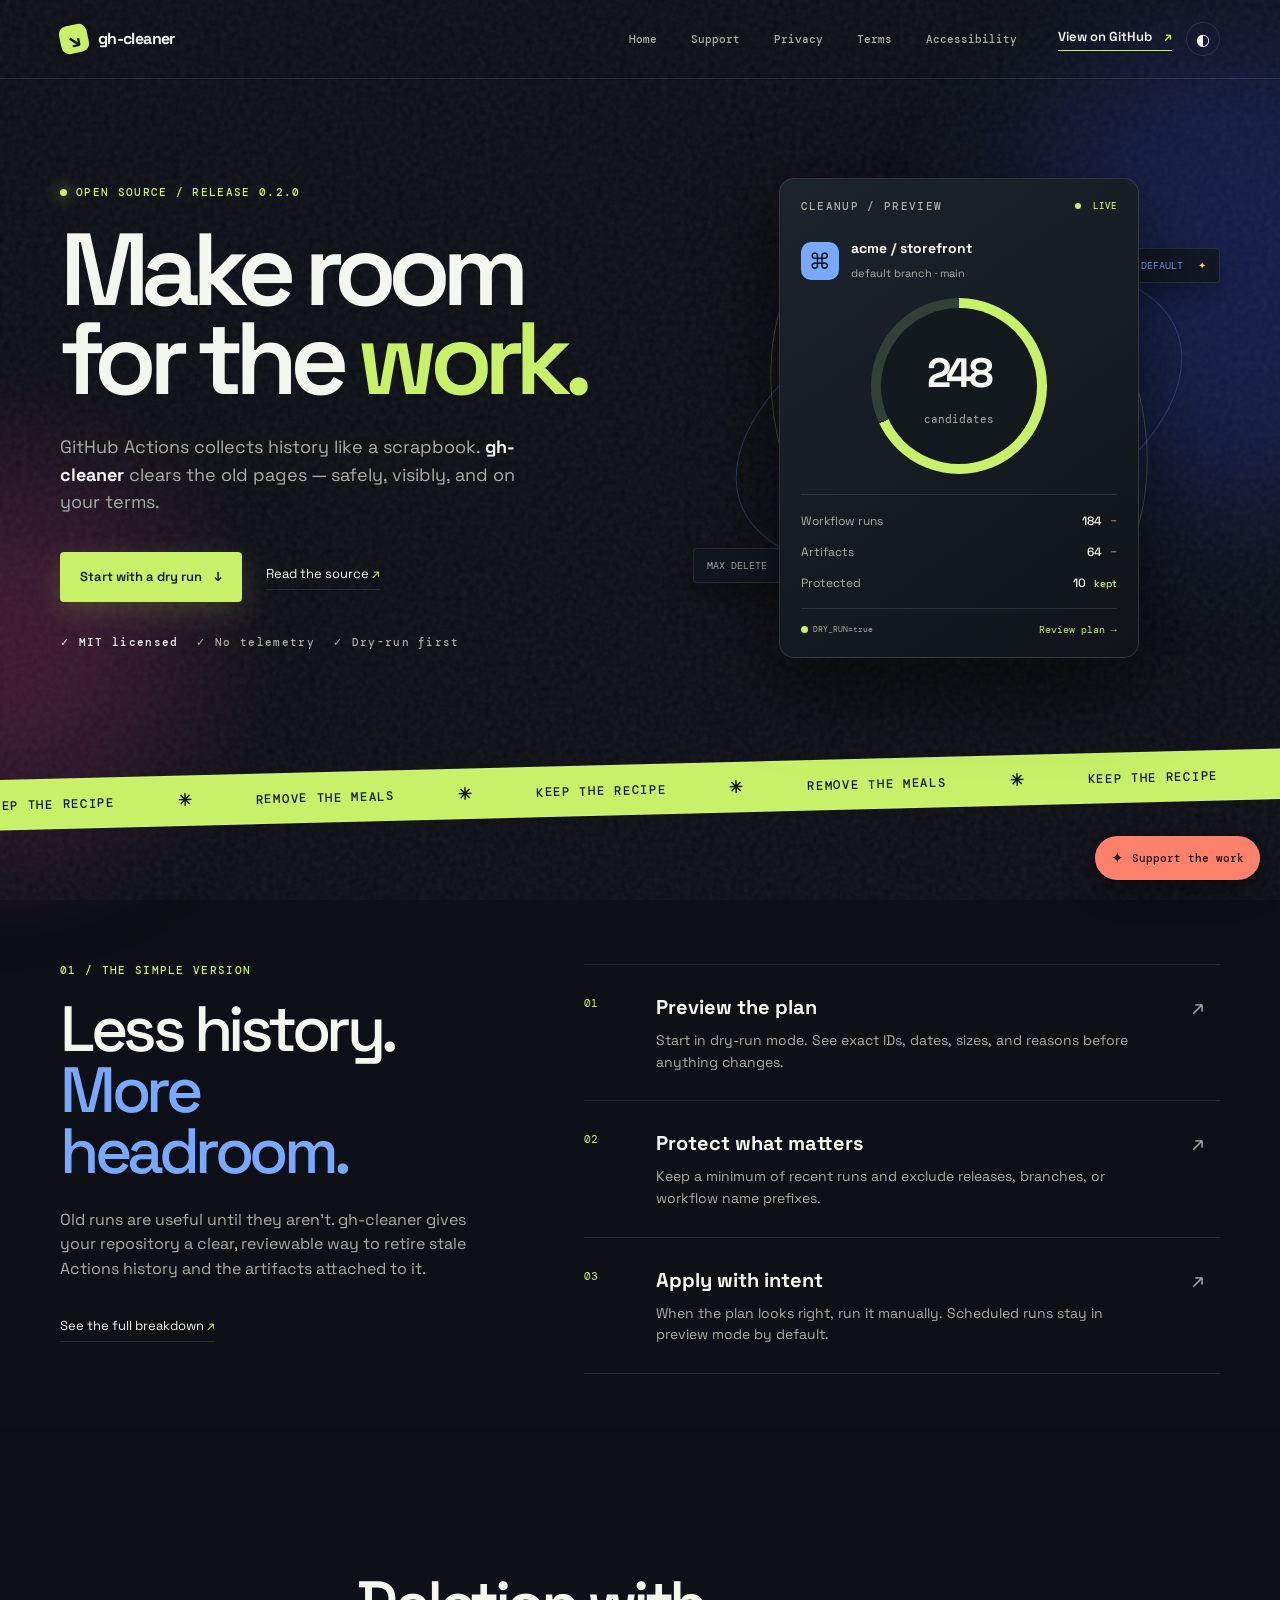
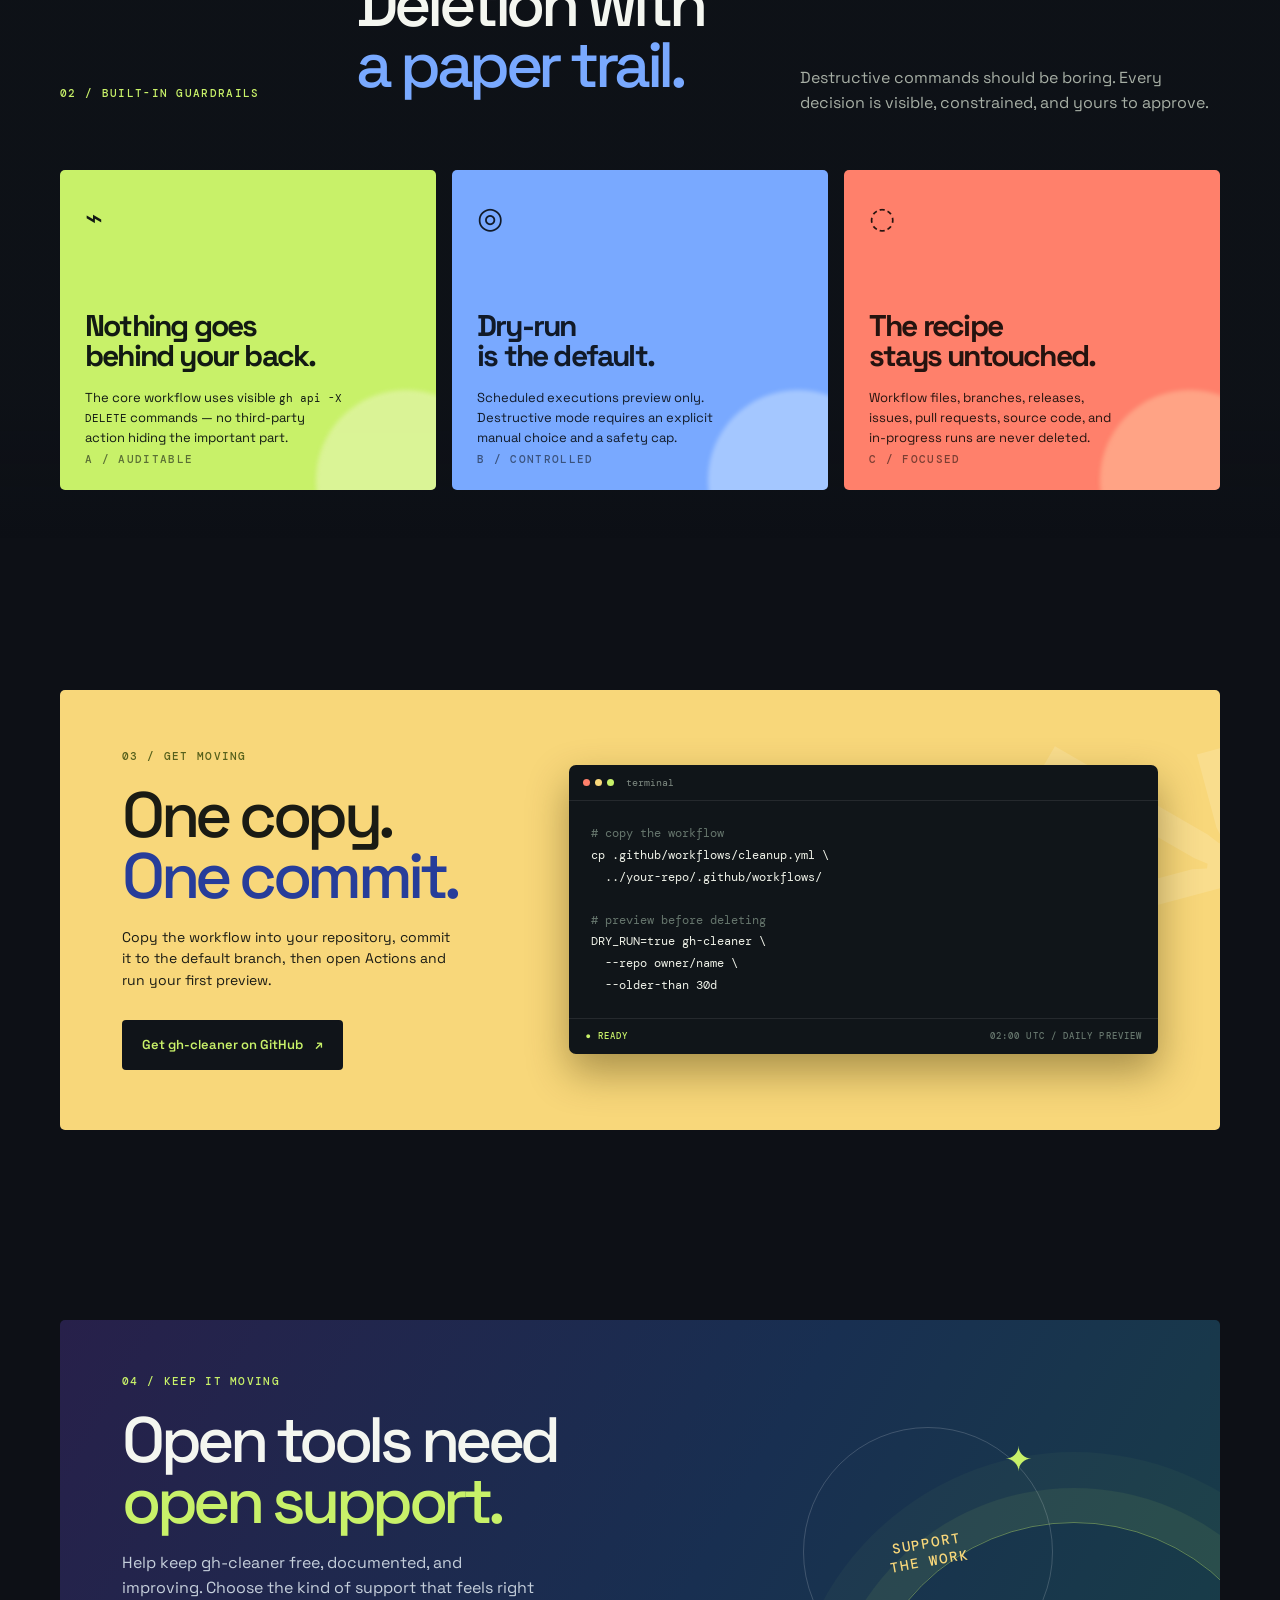
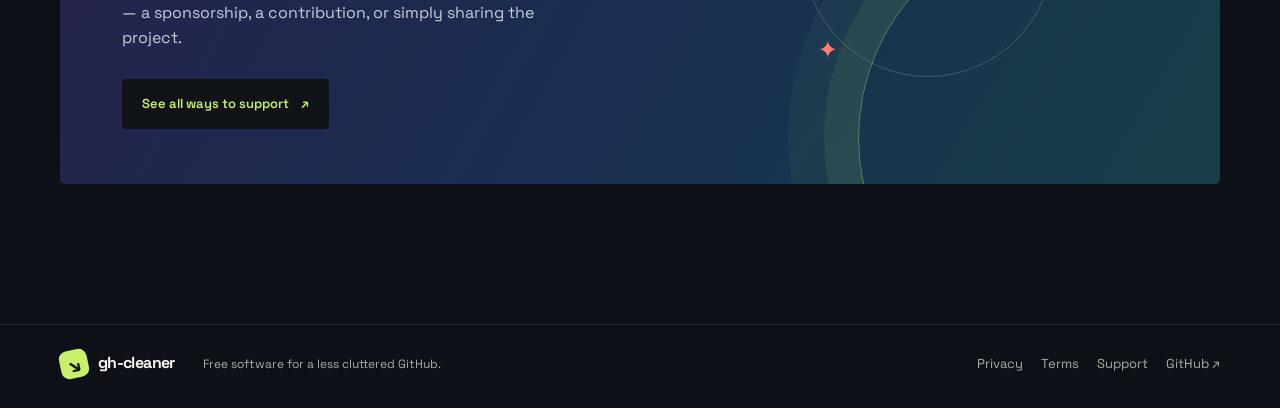
<file: index.html>
<!doctype html>
<html lang="en" data-theme="dark">
<head>
  <meta charset="utf-8">
  <meta name="viewport" content="width=device-width, initial-scale=1">
  <meta name="theme-color" content="#0d1016">
  <meta name="description" content="gh-cleaner safely removes stale GitHub Actions runs and artifacts without touching your workflow files.">
  <title>gh-cleaner · Make room for the work</title>
  <style id="embedded-design-system">
:root{--ink:#f4f6f0;--muted:#a7afa5;--deep:#0d1016;--panel:#151a20;--panel-2:#1b2229;--line:#ffffff1a;--lime:#c8f169;--blue:#79a9ff;--coral:#ff806b;--yellow:#f8d77a;--mono:'DM Mono',monospace;--sans:'Space Grotesk',system-ui,sans-serif;--ease:cubic-bezier(.2,.8,.2,1)}
[data-theme=light]{--ink:#101714;--muted:#58655d;--deep:#f2f4ed;--panel:#ffffffcc;--panel-2:#e7ece3;--line:#1017141f}
*{box-sizing:border-box}html{scroll-behavior:smooth}body{margin:0;background:var(--deep);color:var(--ink);font:16px/1.55 var(--sans);overflow-x:hidden}body:before{content:'';position:fixed;inset:0;pointer-events:none;opacity:.12;z-index:-1;background-image:url("data:image/svg+xml,%3Csvg viewBox='0 0 180 180' xmlns='http://www.w3.org/2000/svg'%3E%3Cfilter id='n'%3E%3CfeTurbulence type='fractalNoise' baseFrequency='.85' numOctaves='3' stitchTiles='stitch'/%3E%3C/filter%3E%3Crect width='100%25' height='100%25' filter='url(%23n)' opacity='.5'/%3E%3C/svg%3E")}a{color:inherit}.container{width:min(1160px,calc(100% - 56px));margin:auto}.scroll-progress{position:fixed;inset:0 0 auto;height:4px;background:var(--lime);transform:scaleX(0);transform-origin:left;z-index:20}.ambient{position:fixed;z-index:-1;border-radius:50%;filter:blur(80px);opacity:.24;pointer-events:none}.ambient-one{width:480px;height:480px;background:#354ee8;top:4%;right:-200px;animation:float 15s ease-in-out infinite}.ambient-two{width:360px;height:360px;background:#e43c91;bottom:8%;left:-180px;animation:float 19s ease-in-out infinite reverse}.site-header{padding:22px 0;border-bottom:1px solid var(--line);position:relative;z-index:3}.nav-shell{display:flex;align-items:center;justify-content:space-between;gap:28px}.brand{align-items:center;display:inline-flex;gap:10px;font-weight:700;letter-spacing:-.04em;text-decoration:none}.brand-mark{display:grid;place-items:center;width:28px;height:28px;border-radius:8px;background:var(--lime);color:#101711;font-size:20px;font-weight:700;transform:rotate(-12deg);transition:transform .3s var(--ease)}.brand:hover .brand-mark{transform:rotate(12deg) scale(1.1)}nav{display:flex;gap:26px;margin-left:auto}nav a,.footer-links a{font-size:13px;color:var(--muted);text-decoration:none;transition:color .2s}nav a:hover,.footer-links a:hover{color:var(--ink)}.nav-actions{display:flex;align-items:center;gap:14px}.nav-github,.button{display:inline-flex;align-items:center;gap:12px;text-decoration:none;font-size:13px;font-weight:600}.nav-github{border-bottom:1px solid var(--lime);padding-bottom:3px}.nav-github span,.text-link span{color:var(--lime)}.theme-toggle{border:1px solid var(--line);background:transparent;color:var(--ink);width:34px;height:34px;border-radius:50%;cursor:pointer;font-size:16px}.hero{min-height:650px;display:grid;grid-template-columns:1fr .92fr;gap:70px;align-items:center;padding-top:84px;padding-bottom:92px}.eyebrow,.kicker,.mini-label,.feature-index,.live-pill,.trust-row,.terminal-foot{font:500 11px/1.2 var(--mono);letter-spacing:.12em}.eyebrow{color:var(--lime);display:flex;align-items:center;gap:9px}.status-dot{width:7px;height:7px;background:var(--lime);border-radius:50%;box-shadow:0 0 15px var(--lime);animation:blink 1.5s infinite}.hero h1{font-size:clamp(62px,8vw,112px);line-height:.87;letter-spacing:-.085em;margin:25px 0 30px;font-weight:600}.hero h1 em{font-style:normal;color:var(--lime)}.hero-lede{color:var(--muted);font-size:18px;max-width:490px}.hero-lede strong{color:var(--ink)}.hero-actions{display:flex;align-items:center;gap:24px;margin-top:36px}.button{padding:15px 20px;border-radius:4px;transition:transform .25s var(--ease),box-shadow .25s}.button:hover{transform:translateY(-3px)}.button-primary{background:var(--lime);color:#131a14;box-shadow:0 9px 30px #c8f1692b}.button-primary:hover{box-shadow:0 12px 38px #c8f16955}.button-dark{background:#101419;color:var(--lime)}.text-link{font-size:13px;text-decoration:none;border-bottom:1px solid var(--line);padding-bottom:5px}.trust-row{display:flex;gap:18px;color:var(--muted);margin-top:34px}.trust-row span:first-child{color:var(--ink)}.hero-visual{height:510px;position:relative;display:grid;place-items:center}.visual-orbit{position:absolute;border:1px solid #79a9ff46;border-radius:50%;transform:rotate(-22deg)}.orbit-a{width:470px;height:260px;animation:spin 18s linear infinite}.orbit-b{width:360px;height:470px;animation:spin 24s linear infinite reverse;border-color:#c8f16945}.cleanup-card{width:min(360px,100%);background:linear-gradient(145deg,#1b242b,#101419);border:1px solid #ffffff20;border-radius:15px;padding:21px;box-shadow:0 25px 80px #0008;position:relative;z-index:1;animation:cardFloat 6s ease-in-out infinite}.card-top,.repo-name,.metric-list div,.preview-bar{display:flex;align-items:center;justify-content:space-between}.mini-label{color:var(--muted)}.live-pill{color:var(--lime);font-size:9px}.live-pill i{display:inline-block;width:6px;height:6px;border-radius:50%;background:var(--lime);margin-right:5px}.repo-name{justify-content:flex-start;gap:12px;margin:25px 0 14px}.repo-icon{display:grid;place-items:center;width:38px;height:38px;background:var(--blue);color:#101722;border-radius:10px;font-size:22px}.repo-name strong{display:block;font-size:14px}.repo-name small{color:var(--muted);font-size:11px}.scan-ring{height:176px;width:176px;margin:10px auto 20px;border-radius:50%;display:grid;place-items:center;background:conic-gradient(var(--lime) 0 68%,#33403a 68% 100%);position:relative}.scan-ring:after{content:'';position:absolute;inset:10px;background:#131a1e;border-radius:50%}.ring-core{position:relative;z-index:1;text-align:center}.ring-core strong{display:block;font-size:41px;letter-spacing:-.08em}.ring-core span{font:11px var(--mono);color:var(--muted)}.metric-list{border-top:1px solid var(--line);padding-top:11px}.metric-list div{font-size:12px;padding:6px 0;color:var(--muted)}.metric-list strong{color:var(--ink);font-weight:500}.metric-list b{color:var(--coral);font-weight:400;margin-left:5px}.metric-list i{font-style:normal;color:var(--lime);font-size:10px;margin-left:5px}.preview-bar{border-top:1px solid var(--line);margin-top:10px;padding-top:14px;font:10px var(--mono);color:var(--muted)}.preview-bar span{width:7px;height:7px;background:var(--lime);border-radius:50%;margin-right:5px}.preview-bar small{margin-right:auto}.preview-bar strong{color:var(--lime);font-weight:400}.float-tag{position:absolute;background:#121820e8;border:1px solid var(--line);border-radius:4px;padding:10px 13px;font:10px var(--mono);box-shadow:0 12px 30px #0005}.tag-top{top:85px;right:0;color:var(--blue);animation:float 5s ease-in-out infinite}.tag-top span{color:var(--yellow);margin-left:9px}.tag-bottom{bottom:90px;left:-5px;color:var(--muted);animation:float 6s ease-in-out infinite reverse}.tag-bottom strong{color:var(--ink);margin-left:8px}.signal-strip{border-top:1px solid var(--line);border-bottom:1px solid var(--line);overflow:hidden;background:var(--lime);color:#111812;transform:rotate(-1.4deg) scale(1.03);margin:0 -10px}.signal-track{display:flex;align-items:center;justify-content:space-around;gap:35px;white-space:nowrap;padding:13px 0;font:500 12px var(--mono);letter-spacing:.12em;animation:marquee 20s linear infinite}.signal-track b{font-size:16px}.section{padding-top:150px;padding-bottom:50px}.split-section{display:grid;grid-template-columns:.8fr 1.2fr;gap:100px}.kicker{color:var(--lime);margin:0 0 22px}.section h2{font-size:clamp(44px,5vw,70px);line-height:.95;letter-spacing:-.07em;margin:0 0 26px;font-weight:500}.section h2 span{color:var(--blue)}.section-intro>p:not(.kicker),.section-heading>p:not(.kicker){color:var(--muted);max-width:420px}.section-intro .text-link{display:inline-block;margin-top:18px}.steps{border-top:1px solid var(--line)}.step{display:grid;grid-template-columns:52px 1fr 28px;gap:20px;border-bottom:1px solid var(--line);padding:27px 0;transition:padding .3s var(--ease),background .3s}.step:hover{padding-left:15px;background:linear-gradient(90deg,#c8f16910,transparent)}.step-number{font:11px var(--mono);color:var(--lime);padding-top:4px}.step h3{font-size:20px;margin:0 0 7px}.step p{color:var(--muted);font-size:14px;margin:0;max-width:490px}.step-arrow{font-size:20px;color:var(--muted);transition:transform .3s,color .3s}.step:hover .step-arrow{transform:translate(4px,-4px);color:var(--lime)}.safeguards-section{background:linear-gradient(180deg,transparent,#151a201f 20%,#151a201f 80%,transparent)}.section-heading{display:flex;align-items:flex-end;justify-content:space-between;gap:40px;margin-bottom:48px}.section-heading>p:last-child{margin:0 0 6px}.feature-grid{display:grid;grid-template-columns:repeat(3,1fr);gap:16px}.feature{min-height:320px;padding:25px;position:relative;border-radius:5px;overflow:hidden;transition:transform .35s var(--ease)}.feature:hover{transform:translateY(-8px)}.feature:after{content:'';position:absolute;width:180px;height:180px;border-radius:50%;right:-60px;bottom:-80px;filter:blur(2px);opacity:.42}.feature-lime{background:var(--lime);color:#121a13}.feature-lime:after{background:#f4f7d5}.feature-blue{background:var(--blue);color:#111a28}.feature-blue:after{background:#e1f1ff}.feature-coral{background:var(--coral);color:#25130f}.feature-coral:after{background:#ffd3a9}.feature-icon{font-size:30px}.feature h3{font-size:30px;line-height:.98;letter-spacing:-.06em;margin:70px 0 18px}.feature p{font-size:13px;max-width:260px;margin:0}.feature code{font:11px var(--mono)}.feature-index{position:absolute;bottom:24px;left:25px;opacity:.6}.install-section{padding-bottom:140px}.install-panel{display:grid;grid-template-columns:.8fr 1.2fr;gap:55px;align-items:center;background:var(--yellow);color:#1a1b14;padding:60px 62px;border-radius:5px;overflow:hidden;position:relative}.install-panel:before{content:'↘';position:absolute;right:-35px;top:-90px;font-size:360px;line-height:1;color:#ffffff25;transform:rotate(-15deg)}.install-panel .kicker{color:#56601b}.install-panel h2{margin-bottom:20px}.install-panel h2 em{color:#273d9a;font-style:normal}.install-panel p:not(.kicker){max-width:330px;font-size:14px;margin-bottom:28px}.terminal{background:#101519;color:#eef1e7;border-radius:7px;box-shadow:0 18px 40px #4b3d1175;position:relative;z-index:1}.terminal-bar{height:36px;border-bottom:1px solid #ffffff16;display:flex;align-items:center;gap:5px;padding:0 14px}.terminal-bar>span{width:7px;height:7px;border-radius:50%;background:#ff806b}.terminal-bar>span:nth-child(2){background:#f8d77a}.terminal-bar>span:nth-child(3){background:#c8f169}.terminal-bar small{font:10px var(--mono);color:#7f8b83;margin-left:7px}.terminal pre{padding:22px;margin:0;overflow:auto;font:12px/1.8 var(--mono)}.terminal code{font:inherit}.terminal code i{color:#66766d;font-style:normal}.terminal-foot{display:flex;justify-content:space-between;border-top:1px solid #ffffff16;padding:12px 16px;color:#66766d;font-size:9px}.terminal-foot span:first-child{color:var(--lime)}.site-footer{border-top:1px solid var(--line);padding:25px 0 30px}.footer-inner{display:flex;align-items:center;gap:28px}.footer-inner p{color:var(--muted);font-size:12px;margin:0}.footer-links{display:flex;gap:18px;margin-left:auto}.is-visible{opacity:1!important;transform:none!important}[data-reveal]{opacity:0;transform:translateY(22px);transition:opacity .75s var(--ease),transform .75s var(--ease)}@keyframes blink{50%{opacity:.25}}@keyframes float{0%,100%{transform:translateY(0)}50%{transform:translateY(-15px)}}@keyframes cardFloat{0%,100%{transform:translateY(0) rotate(1deg)}50%{transform:translateY(-10px) rotate(-1deg)}}@keyframes spin{to{transform:rotate(338deg)}}@keyframes marquee{to{transform:translateX(-35%)}}@media(max-width:850px){.nav-shell{flex-wrap:wrap}.nav-shell nav{order:3;width:100%;justify-content:space-between}.hero{grid-template-columns:1fr;gap:30px;padding-top:65px}.hero-visual{height:450px}.split-section,.install-panel{grid-template-columns:1fr;gap:45px}.section-heading{display:block}.section-heading>p:last-child{margin-top:20px}.feature-grid{grid-template-columns:1fr}.feature{min-height:250px}.feature h3{margin-top:45px}.install-panel{padding:40px 28px}.footer-inner{flex-wrap:wrap}.footer-links{margin-left:0;width:100%}}@media(max-width:560px){.container{width:min(100% - 36px,1160px)}.site-header{padding:16px 0}.nav-actions .nav-github{display:none}.hero h1{font-size:62px}.hero-actions{align-items:flex-start;flex-direction:column;gap:18px}.trust-row{flex-wrap:wrap;line-height:1.5}.hero-visual{height:400px}.visual-orbit{transform:rotate(-22deg) scale(.75)}.float-tag{font-size:8px}.tag-top{right:-8px}.tag-bottom{left:-8px;bottom:50px}.section{padding-top:100px}.step{grid-template-columns:38px 1fr 20px;gap:10px}.step h3{font-size:18px}.install-section{padding-bottom:90px}.terminal pre{font-size:10px}.footer-inner{align-items:flex-start;flex-direction:column;gap:15px}}@media(prefers-reduced-motion:reduce){*,*::before,*::after{animation-duration:.001ms!important;animation-iteration-count:1!important;scroll-behavior:auto!important;transition-duration:.001ms!important}[data-reveal]{opacity:1;transform:none}}

.page-state{min-height:82vh;display:flex;flex-direction:column;justify-content:center;align-items:flex-start;padding:80px 0}.page-state h1{font-size:clamp(58px,8vw,110px);line-height:.88;letter-spacing:-.08em;margin:25px 0;color:var(--ink)}.page-state h1 em{font-style:normal;color:var(--lime)}.page-state p{max-width:540px;color:var(--muted);font-size:18px;margin:0 0 30px}

/* Support and secondary page themes */
.support-tab{position:fixed;right:20px;bottom:20px;z-index:15;display:inline-flex;align-items:center;gap:8px;padding:12px 16px;border-radius:999px;background:var(--coral);color:#24110e;text-decoration:none;font:500 11px var(--mono);box-shadow:0 10px 30px #0006;animation:supportBob 4s ease-in-out infinite}.support-tab span{font-size:15px}.support-tab:hover{transform:translateY(-4px)}.support-tab-active{background:var(--lime)}.support-section{padding-top:50px;padding-bottom:140px}.support-panel{display:grid;grid-template-columns:1fr .8fr;align-items:center;min-height:400px;padding:55px 62px;border-radius:5px;background:linear-gradient(120deg,#27204a,#182f51 55%,#183e47);overflow:hidden;position:relative}.support-panel:before{content:'';position:absolute;inset:auto -70px -170px auto;width:430px;height:430px;border-radius:50%;border:1px solid #c8f16966;box-shadow:0 0 0 34px #c8f16912,0 0 0 70px #c8f16909;animation:spin 22s linear infinite}.support-copy{position:relative;z-index:1}.support-copy h2{margin-bottom:20px}.support-copy h2 em{font-style:normal;color:var(--lime)}.support-copy>p:not(.kicker){color:#c5cfdb;max-width:420px;margin-bottom:28px}.support-orbit{height:250px;width:250px;border:1px solid #ffffff2c;border-radius:50%;display:grid;place-items:center;position:relative;justify-self:center;animation:orbitPulse 5s ease-in-out infinite}.support-word{font:500 14px/1.3 var(--mono);letter-spacing:.14em;text-align:center;color:var(--yellow);transform:rotate(-10deg)}.support-star{position:absolute;top:6px;right:19px;font-size:34px;color:var(--lime);animation:spin 8s linear infinite}.support-star-two{top:auto;right:auto;bottom:8px;left:14px;color:var(--coral);font-size:24px}.support-hero{padding-top:90px;padding-bottom:70px;min-height:570px}.support-hero h1{font-size:clamp(67px,10vw,135px);line-height:.84;letter-spacing:-.09em;margin:26px 0 30px}.support-hero h1 em{color:#ff73bb;font-style:normal}.button-pink{background:#ff73bb;color:#241020;box-shadow:0 10px 35px #ff73bb40}.support-page-body{background:#141024}.support-page-body .site-header{border-color:#ffffff1c}.support-glow{position:fixed;border-radius:50%;filter:blur(90px);opacity:.3;z-index:-1;pointer-events:none}.glow-pink{width:500px;height:500px;top:-200px;right:-160px;background:#eb3d9d;animation:float 15s ease-in-out infinite}.glow-blue{width:400px;height:400px;bottom:-180px;left:-140px;background:#3d73ec;animation:float 18s ease-in-out infinite reverse}.support-grid{position:fixed;inset:0;z-index:-2;opacity:.14;background-image:linear-gradient(#b784db 1px,transparent 1px),linear-gradient(90deg,#b784db 1px,transparent 1px);background-size:70px 70px;mask-image:linear-gradient(to bottom,#000,transparent 75%)}.support-heading{margin-bottom:45px}.support-heading h2 span{color:#ff73bb}.support-options{display:grid;grid-template-columns:repeat(3,1fr);gap:16px}.support-option{min-height:480px;padding:26px;border-radius:6px;position:relative;overflow:hidden;transition:transform .35s var(--ease),box-shadow .35s}.support-option:hover{transform:translateY(-10px) rotate(-.5deg);box-shadow:0 25px 50px #0006}.support-option:after{content:'';position:absolute;width:220px;height:220px;border:1px solid #ffffff55;border-radius:50%;right:-100px;bottom:-100px;box-shadow:0 0 0 25px #ffffff13,0 0 0 50px #ffffff0a}.option-purple{background:#874fe8;color:#faf8ff}.option-yellow{background:var(--yellow);color:#211d0e}.option-blue{background:#4f91ef;color:#0f1929}.option-symbol{font-size:27px}.option-label{font:500 10px var(--mono);letter-spacing:.12em;margin:30px 0 16px;opacity:.7}.support-option h3{font-size:38px;line-height:.9;letter-spacing:-.07em;margin:0 0 20px}.support-option>p:not(.option-label){font-size:13px;max-width:270px}.option-link{position:absolute;bottom:26px;left:26px;font:500 12px var(--mono);text-decoration:none;border-bottom:1px solid currentColor;padding-bottom:4px}.payment-stack{display:flex;flex-direction:column;align-items:flex-start;gap:10px;margin-top:22px;position:relative;z-index:1}.payment-stack img{max-width:190px;height:auto}.payment-stack stripe-buy-button{max-width:100%}.image-link{display:inline-flex}.community-actions{display:flex;flex-direction:column;align-items:flex-start;gap:12px;margin-top:28px;position:relative;z-index:1}.sponsor-chip{display:inline-flex;padding:12px 14px;border:1px solid #ffffff69;border-radius:999px;text-decoration:none;font:500 11px var(--mono);background:#ffffff18}.subscribe-section{padding-top:110px;padding-bottom:140px}.subscribe-card{max-width:650px;margin:auto;background:#f6f1e8;color:#171915;padding:38px;border-radius:8px;box-shadow:0 24px 70px #0006;position:relative;overflow:hidden}.subscribe-card:after{content:'✦';position:absolute;right:24px;top:-32px;font-size:180px;color:#ff671922;line-height:1}.subscribe-card .pub-header{display:flex;align-items:center;gap:10px;margin-bottom:32px;position:relative;z-index:1}.pub-logo{width:38px;height:38px;border-radius:6px;background:#ff6719;color:#fff;display:grid;place-items:center;font-weight:700}.pub-name{font-weight:700}.pub-url,.fine{font-size:12px;color:#7a7a72}.subscribe-card .kicker{color:#ff6719}.subscribe-card h2{font-size:44px;line-height:.92;letter-spacing:-.07em;margin:0 0 15px;position:relative;z-index:1}.subscribe-card h2 em{font-style:normal;color:#ff6719}.subscribe-card .tagline{color:#686960;max-width:430px}.subscribe-row{display:flex;gap:9px;margin-top:24px;position:relative;z-index:1}.subscribe-row input{flex:1;min-width:0;padding:14px;border:1px solid #c9c6bd;border-radius:4px;background:#fff;font:14px var(--sans)}.subscribe-row button{padding:14px 20px;background:#ff6719;border:0;border-radius:4px;color:white;font:600 13px var(--sans);cursor:pointer}.subscribe-row button:disabled{opacity:.6}.msg{font-size:13px;margin:8px 0 0}.msg.error{color:#c0392b}.msg.success{color:#1a8917;font-weight:500}.fine{margin-top:16px}.fine a{color:inherit}.page-actions{display:flex;align-items:center;gap:22px}.page-404{background:#100c16}.page-404 .page-state h1 em{color:var(--coral)}.page-404 .button-primary{background:var(--coral)}.page-accessibility{background:#071323}.page-accessibility .page-state h1 em{color:var(--blue)}.page-accessibility .button-primary{background:var(--blue)}.accessibility-rings{position:fixed;width:650px;height:650px;border:1px solid #79a9ff30;border-radius:50%;right:-250px;top:12%;box-shadow:0 0 0 50px #79a9ff08,0 0 0 130px #79a9ff05;animation:spin 25s linear infinite;pointer-events:none}.page-privacy{background:#081510}.page-privacy .page-state h1 em{color:var(--lime)}.page-privacy .button-primary{background:var(--lime)}.privacy-pulse{position:fixed;width:480px;height:480px;border-radius:50%;background:#c8f16912;left:-180px;bottom:-160px;box-shadow:0 0 0 55px #c8f16908,0 0 0 110px #c8f16905;animation:orbitPulse 6s ease-in-out infinite;pointer-events:none}.page-terms{background:#17130a}.page-terms .page-state h1 em{color:var(--yellow)}.page-terms .button-primary{background:var(--yellow)}.terms-sparkles{position:fixed;right:8%;top:22%;color:var(--yellow);font-size:28px;letter-spacing:20px;animation:sparkle 4s ease-in-out infinite;pointer-events:none}.page-state .text-link{color:var(--muted)}.page-state .text-link span{color:var(--lime)}@keyframes supportBob{0%,100%{transform:translateY(0) rotate(0)}50%{transform:translateY(-5px) rotate(-1deg)}}@keyframes orbitPulse{0%,100%{transform:scale(1);opacity:.8}50%{transform:scale(1.08);opacity:1}}@keyframes sparkle{0%,100%{opacity:.4;transform:translateY(0) rotate(0)}50%{opacity:1;transform:translateY(-14px) rotate(10deg)}}
@media(max-width:850px){.support-panel{grid-template-columns:1fr;gap:30px;padding:42px 30px}.support-orbit{justify-self:start;width:200px;height:200px}.support-options{grid-template-columns:1fr}.support-option{min-height:380px}.support-hero{padding-top:65px}.page-actions{align-items:flex-start;flex-direction:column;gap:17px}}@media(max-width:560px){.support-tab{right:12px;bottom:12px;font-size:9px;padding:10px 12px}.support-hero h1{font-size:68px}.subscribe-card{padding:26px 20px}.subscribe-row{flex-direction:column}.subscribe-row button{width:100%}.terms-sparkles{right:3%;font-size:16px;letter-spacing:5px}}


.page-tab-header{position:relative;z-index:4;border-bottom:1px solid var(--line);padding:18px 0;background:#0d1016aa;backdrop-filter:blur(14px)}.page-tab-shell{display:flex;align-items:center;justify-content:space-between;gap:24px}.page-tabs{display:flex;align-items:center;gap:8px;margin-left:auto}.page-tabs a{padding:8px 12px;border:1px solid transparent;border-radius:999px;color:var(--muted);font:500 11px var(--mono);text-decoration:none;transition:color .2s,background .2s,border-color .2s,transform .2s}.page-tabs a:hover,.page-tabs a:focus-visible{color:var(--ink);background:#ffffff12;border-color:var(--line);transform:translateY(-2px)}.page-404 @media(max-width:850px){.page-tab-shell{align-items:flex-start;flex-direction:column;gap:12px}.page-tabs{flex-wrap:wrap;margin-left:0}.page-tabs a{padding:7px 10px}}
</style>
  <link rel="preconnect" href="https://fonts.googleapis.com">
  <link href="https://fonts.googleapis.com/css2?family=DM+Mono:wght@400;500&family=Space+Grotesk:wght@400;500;600;700&display=swap" rel="stylesheet">
  <script id="embedded-motion">
document.addEventListener('DOMContentLoaded', () => {
  const root = document.documentElement;
  const reduced = matchMedia('(prefers-reduced-motion: reduce)').matches;
  const progress = document.querySelector('.scroll-progress');
  const updateProgress = () => {
    if (!progress) return;
    const max = Math.max(1, document.documentElement.scrollHeight - innerHeight);
    progress.style.transform = `scaleX(${Math.min(1, scrollY / max)})`;
  };
  addEventListener('scroll', updateProgress, { passive: true });
  updateProgress();

  const saved = localStorage.getItem('gh-cleaner-theme');
  if (saved) root.dataset.theme = saved;
  document.querySelector('[data-theme-toggle]')?.addEventListener('click', () => {
    const next = root.dataset.theme === 'light' ? 'dark' : 'light';
    root.dataset.theme = next;
    localStorage.setItem('gh-cleaner-theme', next);
  });

  if (!reduced && 'IntersectionObserver' in window) {
    const observer = new IntersectionObserver((entries) => {
      entries.forEach((entry) => {
        if (entry.isIntersecting) {
          entry.target.classList.add('is-visible');
          observer.unobserve(entry.target);
        }
      });
    }, { threshold: 0.12 });
    document.querySelectorAll('[data-reveal]').forEach((element) => observer.observe(element));
  } else {
    document.querySelectorAll('[data-reveal]').forEach((element) => element.classList.add('is-visible'));
  }

  document.querySelectorAll('a[href^="#"]').forEach((link) => link.addEventListener('click', (event) => {
    const target = document.querySelector(link.getAttribute('href'));
    if (!target) return;
    event.preventDefault();
    target.scrollIntoView({ behavior: reduced ? 'auto' : 'smooth' });
  }));
});

</script>
</head>
<body>
  <div class="scroll-progress" aria-hidden="true"></div>
  <div class="ambient ambient-one" aria-hidden="true"></div>
  <div class="ambient ambient-two" aria-hidden="true"></div>

  <header class="site-header">
    <div class="container nav-shell">
      <a class="brand" href="index.html" aria-label="gh-cleaner home"><span class="brand-mark">↘</span><span>gh-cleaner</span></a>
      <nav class="page-tabs" aria-label="Page navigation"><a href="index.html">Home</a><a href="support.html">Support</a><a href="privacy.html">Privacy</a><a href="terms.html">Terms</a><a href="accessibility.html">Accessibility</a></nav>
      <div class="nav-actions"><a class="nav-github" href="https://github.com/FED-OS/gh-cleaner">View on GitHub <span>↗</span></a><button class="theme-toggle" data-theme-toggle type="button" aria-label="Toggle color theme">◐</button></div>
    </div>
  </header>

  <main>
    <section class="hero container">
      <div class="hero-copy" data-reveal>
        <div class="eyebrow"><span class="status-dot"></span> OPEN SOURCE / RELEASE 0.2.0</div>
        <h1>Make room<br>for the <em>work.</em></h1>
        <p class="hero-lede">GitHub Actions collects history like a scrapbook. <strong>gh-cleaner</strong> clears the old pages — safely, visibly, and on your terms.</p>
        <div class="hero-actions"><a class="button button-primary" href="#install">Start with a dry run <span>↓</span></a><a class="text-link" href="https://github.com/FED-OS/gh-cleaner">Read the source <span>↗</span></a></div>
        <div class="trust-row"><span>✓ MIT licensed</span><span>✓ No telemetry</span><span>✓ Dry-run first</span></div>
      </div>
      <div class="hero-visual" data-reveal>
        <div class="visual-orbit orbit-a"></div><div class="visual-orbit orbit-b"></div>
        <div class="cleanup-card">
          <div class="card-top"><span class="mini-label">CLEANUP / PREVIEW</span><span class="live-pill"><i></i> LIVE</span></div>
          <div class="repo-name"><span class="repo-icon">⌘</span><div><strong>acme / storefront</strong><small>default branch · main</small></div></div>
          <div class="scan-ring"><div class="ring-core"><strong>248</strong><span>candidates</span></div></div>
          <div class="metric-list"><div><span>Workflow runs</span><strong>184 <b>−</b></strong></div><div><span>Artifacts</span><strong>64 <b>−</b></strong></div><div><span>Protected</span><strong>10 <i>kept</i></strong></div></div>
          <div class="preview-bar"><span></span><small>DRY_RUN=true</small><strong>Review plan →</strong></div>
        </div>
        <div class="float-tag tag-top">SAFE BY DEFAULT <span>✦</span></div><div class="float-tag tag-bottom">MAX DELETE <strong>200</strong></div>
      </div>
    </section>

    <section class="signal-strip" aria-label="Product highlights"><div class="signal-track"><span>KEEP THE RECIPE</span><b>✳</b><span>REMOVE THE MEALS</span><b>✳</b><span>KEEP THE RECIPE</span><b>✳</b><span>REMOVE THE MEALS</span><b>✳</b><span>KEEP THE RECIPE</span><b>✳</b></div></section>

    <section id="how-it-works" class="section container split-section">
      <div class="section-intro" data-reveal><p class="kicker">01 / THE SIMPLE VERSION</p><h2>Less history.<br><span>More headroom.</span></h2><p>Old runs are useful until they aren’t. gh-cleaner gives your repository a clear, reviewable way to retire stale Actions history and the artifacts attached to it.</p><a class="text-link" href="docs/how-it-works.md">See the full breakdown <span>↗</span></a></div>
      <div class="steps" data-reveal><article class="step"><span class="step-number">01</span><div><h3>Preview the plan</h3><p>Start in dry-run mode. See exact IDs, dates, sizes, and reasons before anything changes.</p></div><span class="step-arrow">↗</span></article><article class="step"><span class="step-number">02</span><div><h3>Protect what matters</h3><p>Keep a minimum of recent runs and exclude releases, branches, or workflow name prefixes.</p></div><span class="step-arrow">↗</span></article><article class="step"><span class="step-number">03</span><div><h3>Apply with intent</h3><p>When the plan looks right, run it manually. Scheduled runs stay in preview mode by default.</p></div><span class="step-arrow">↗</span></article></div>
    </section>

    <section id="safeguards" class="section safeguards-section"><div class="container"><div class="section-heading" data-reveal><p class="kicker">02 / BUILT-IN GUARDRAILS</p><h2>Deletion with<br><span>a paper trail.</span></h2><p>Destructive commands should be boring. Every decision is visible, constrained, and yours to approve.</p></div><div class="feature-grid"><article class="feature feature-lime" data-reveal><span class="feature-icon">⌁</span><h3>Nothing goes<br>behind your back.</h3><p>The core workflow uses visible <code>gh api -X DELETE</code> commands — no third-party action hiding the important part.</p><span class="feature-index">A / AUDITABLE</span></article><article class="feature feature-blue" data-reveal><span class="feature-icon">◎</span><h3>Dry-run<br>is the default.</h3><p>Scheduled executions preview only. Destructive mode requires an explicit manual choice and a safety cap.</p><span class="feature-index">B / CONTROLLED</span></article><article class="feature feature-coral" data-reveal><span class="feature-icon">◌</span><h3>The recipe<br>stays untouched.</h3><p>Workflow files, branches, releases, issues, pull requests, source code, and in-progress runs are never deleted.</p><span class="feature-index">C / FOCUSED</span></article></div></div></section>

    <section id="install" class="section install-section container"><div class="install-panel" data-reveal><div><p class="kicker">03 / GET MOVING</p><h2>One copy.<br><em>One commit.</em></h2><p>Copy the workflow into your repository, commit it to the default branch, then open Actions and run your first preview.</p><a class="button button-dark" href="https://github.com/FED-OS/gh-cleaner">Get gh-cleaner on GitHub <span>↗</span></a></div><div class="terminal"><div class="terminal-bar"><span></span><span></span><span></span><small>terminal</small></div><pre><code><i># copy the workflow</i>
cp .github/workflows/cleanup.yml \
  ../your-repo/.github/workflows/

<i># preview before deleting</i>
DRY_RUN=true gh-cleaner \
  --repo owner/name \
  --older-than 30d</code></pre><div class="terminal-foot"><span>● READY</span><span>02:00 UTC / DAILY PREVIEW</span></div></div></div></section>
    <section id="support" class="section support-section container"><div class="support-panel" data-reveal><div class="support-copy"><p class="kicker">04 / KEEP IT MOVING</p><h2>Open tools need<br><em>open support.</em></h2><p>Help keep gh-cleaner free, documented, and improving. Choose the kind of support that feels right — a sponsorship, a contribution, or simply sharing the project.</p><a class="button button-dark" href="support.html">See all ways to support <span>↗</span></a></div><div class="support-orbit"><span class="support-star">✦</span><span class="support-word">SUPPORT<br>THE WORK</span><span class="support-star support-star-two">✦</span></div></div></section>
  </main>

  <a class="support-tab" href="support.html"><span>✦</span> Support the work</a>
  <footer class="site-footer"><div class="container footer-inner"><div class="brand"><span class="brand-mark">↘</span><span>gh-cleaner</span></div><p>Free software for a less cluttered GitHub.</p><div class="footer-links"><a href="privacy.html">Privacy</a><a href="terms.html">Terms</a><a href="support.html">Support</a><a href="https://github.com/FED-OS/gh-cleaner">GitHub ↗</a></div></div></footer>
</body>
</html>
</file>
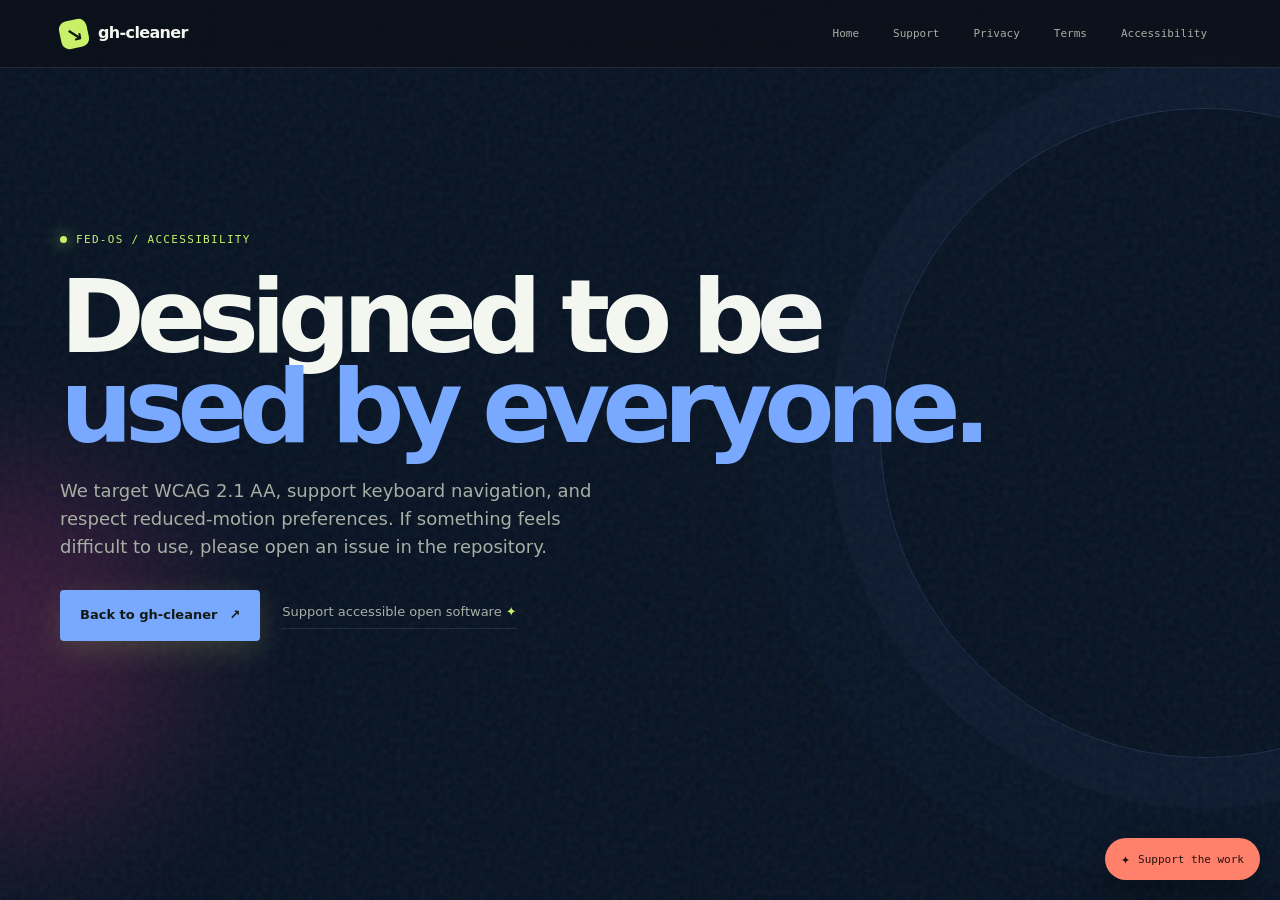
<file: accessibility.html>
<!doctype html>
<html lang="en" data-theme="dark"><head><meta charset="utf-8"><meta name="viewport" content="width=device-width, initial-scale=1"><meta name="theme-color" content="#0d1016"><title>Accessibility · gh-cleaner</title><style id="embedded-design-system">
:root{--ink:#f4f6f0;--muted:#a7afa5;--deep:#0d1016;--panel:#151a20;--panel-2:#1b2229;--line:#ffffff1a;--lime:#c8f169;--blue:#79a9ff;--coral:#ff806b;--yellow:#f8d77a;--mono:'DM Mono',monospace;--sans:'Space Grotesk',system-ui,sans-serif;--ease:cubic-bezier(.2,.8,.2,1)}
[data-theme=light]{--ink:#101714;--muted:#58655d;--deep:#f2f4ed;--panel:#ffffffcc;--panel-2:#e7ece3;--line:#1017141f}
*{box-sizing:border-box}html{scroll-behavior:smooth}body{margin:0;background:var(--deep);color:var(--ink);font:16px/1.55 var(--sans);overflow-x:hidden}body:before{content:'';position:fixed;inset:0;pointer-events:none;opacity:.12;z-index:-1;background-image:url("data:image/svg+xml,%3Csvg viewBox='0 0 180 180' xmlns='http://www.w3.org/2000/svg'%3E%3Cfilter id='n'%3E%3CfeTurbulence type='fractalNoise' baseFrequency='.85' numOctaves='3' stitchTiles='stitch'/%3E%3C/filter%3E%3Crect width='100%25' height='100%25' filter='url(%23n)' opacity='.5'/%3E%3C/svg%3E")}a{color:inherit}.container{width:min(1160px,calc(100% - 56px));margin:auto}.scroll-progress{position:fixed;inset:0 0 auto;height:4px;background:var(--lime);transform:scaleX(0);transform-origin:left;z-index:20}.ambient{position:fixed;z-index:-1;border-radius:50%;filter:blur(80px);opacity:.24;pointer-events:none}.ambient-one{width:480px;height:480px;background:#354ee8;top:4%;right:-200px;animation:float 15s ease-in-out infinite}.ambient-two{width:360px;height:360px;background:#e43c91;bottom:8%;left:-180px;animation:float 19s ease-in-out infinite reverse}.site-header{padding:22px 0;border-bottom:1px solid var(--line);position:relative;z-index:3}.nav-shell{display:flex;align-items:center;justify-content:space-between;gap:28px}.brand{align-items:center;display:inline-flex;gap:10px;font-weight:700;letter-spacing:-.04em;text-decoration:none}.brand-mark{display:grid;place-items:center;width:28px;height:28px;border-radius:8px;background:var(--lime);color:#101711;font-size:20px;font-weight:700;transform:rotate(-12deg);transition:transform .3s var(--ease)}.brand:hover .brand-mark{transform:rotate(12deg) scale(1.1)}nav{display:flex;gap:26px;margin-left:auto}nav a,.footer-links a{font-size:13px;color:var(--muted);text-decoration:none;transition:color .2s}nav a:hover,.footer-links a:hover{color:var(--ink)}.nav-actions{display:flex;align-items:center;gap:14px}.nav-github,.button{display:inline-flex;align-items:center;gap:12px;text-decoration:none;font-size:13px;font-weight:600}.nav-github{border-bottom:1px solid var(--lime);padding-bottom:3px}.nav-github span,.text-link span{color:var(--lime)}.theme-toggle{border:1px solid var(--line);background:transparent;color:var(--ink);width:34px;height:34px;border-radius:50%;cursor:pointer;font-size:16px}.hero{min-height:650px;display:grid;grid-template-columns:1fr .92fr;gap:70px;align-items:center;padding-top:84px;padding-bottom:92px}.eyebrow,.kicker,.mini-label,.feature-index,.live-pill,.trust-row,.terminal-foot{font:500 11px/1.2 var(--mono);letter-spacing:.12em}.eyebrow{color:var(--lime);display:flex;align-items:center;gap:9px}.status-dot{width:7px;height:7px;background:var(--lime);border-radius:50%;box-shadow:0 0 15px var(--lime);animation:blink 1.5s infinite}.hero h1{font-size:clamp(62px,8vw,112px);line-height:.87;letter-spacing:-.085em;margin:25px 0 30px;font-weight:600}.hero h1 em{font-style:normal;color:var(--lime)}.hero-lede{color:var(--muted);font-size:18px;max-width:490px}.hero-lede strong{color:var(--ink)}.hero-actions{display:flex;align-items:center;gap:24px;margin-top:36px}.button{padding:15px 20px;border-radius:4px;transition:transform .25s var(--ease),box-shadow .25s}.button:hover{transform:translateY(-3px)}.button-primary{background:var(--lime);color:#131a14;box-shadow:0 9px 30px #c8f1692b}.button-primary:hover{box-shadow:0 12px 38px #c8f16955}.button-dark{background:#101419;color:var(--lime)}.text-link{font-size:13px;text-decoration:none;border-bottom:1px solid var(--line);padding-bottom:5px}.trust-row{display:flex;gap:18px;color:var(--muted);margin-top:34px}.trust-row span:first-child{color:var(--ink)}.hero-visual{height:510px;position:relative;display:grid;place-items:center}.visual-orbit{position:absolute;border:1px solid #79a9ff46;border-radius:50%;transform:rotate(-22deg)}.orbit-a{width:470px;height:260px;animation:spin 18s linear infinite}.orbit-b{width:360px;height:470px;animation:spin 24s linear infinite reverse;border-color:#c8f16945}.cleanup-card{width:min(360px,100%);background:linear-gradient(145deg,#1b242b,#101419);border:1px solid #ffffff20;border-radius:15px;padding:21px;box-shadow:0 25px 80px #0008;position:relative;z-index:1;animation:cardFloat 6s ease-in-out infinite}.card-top,.repo-name,.metric-list div,.preview-bar{display:flex;align-items:center;justify-content:space-between}.mini-label{color:var(--muted)}.live-pill{color:var(--lime);font-size:9px}.live-pill i{display:inline-block;width:6px;height:6px;border-radius:50%;background:var(--lime);margin-right:5px}.repo-name{justify-content:flex-start;gap:12px;margin:25px 0 14px}.repo-icon{display:grid;place-items:center;width:38px;height:38px;background:var(--blue);color:#101722;border-radius:10px;font-size:22px}.repo-name strong{display:block;font-size:14px}.repo-name small{color:var(--muted);font-size:11px}.scan-ring{height:176px;width:176px;margin:10px auto 20px;border-radius:50%;display:grid;place-items:center;background:conic-gradient(var(--lime) 0 68%,#33403a 68% 100%);position:relative}.scan-ring:after{content:'';position:absolute;inset:10px;background:#131a1e;border-radius:50%}.ring-core{position:relative;z-index:1;text-align:center}.ring-core strong{display:block;font-size:41px;letter-spacing:-.08em}.ring-core span{font:11px var(--mono);color:var(--muted)}.metric-list{border-top:1px solid var(--line);padding-top:11px}.metric-list div{font-size:12px;padding:6px 0;color:var(--muted)}.metric-list strong{color:var(--ink);font-weight:500}.metric-list b{color:var(--coral);font-weight:400;margin-left:5px}.metric-list i{font-style:normal;color:var(--lime);font-size:10px;margin-left:5px}.preview-bar{border-top:1px solid var(--line);margin-top:10px;padding-top:14px;font:10px var(--mono);color:var(--muted)}.preview-bar span{width:7px;height:7px;background:var(--lime);border-radius:50%;margin-right:5px}.preview-bar small{margin-right:auto}.preview-bar strong{color:var(--lime);font-weight:400}.float-tag{position:absolute;background:#121820e8;border:1px solid var(--line);border-radius:4px;padding:10px 13px;font:10px var(--mono);box-shadow:0 12px 30px #0005}.tag-top{top:85px;right:0;color:var(--blue);animation:float 5s ease-in-out infinite}.tag-top span{color:var(--yellow);margin-left:9px}.tag-bottom{bottom:90px;left:-5px;color:var(--muted);animation:float 6s ease-in-out infinite reverse}.tag-bottom strong{color:var(--ink);margin-left:8px}.signal-strip{border-top:1px solid var(--line);border-bottom:1px solid var(--line);overflow:hidden;background:var(--lime);color:#111812;transform:rotate(-1.4deg) scale(1.03);margin:0 -10px}.signal-track{display:flex;align-items:center;justify-content:space-around;gap:35px;white-space:nowrap;padding:13px 0;font:500 12px var(--mono);letter-spacing:.12em;animation:marquee 20s linear infinite}.signal-track b{font-size:16px}.section{padding-top:150px;padding-bottom:50px}.split-section{display:grid;grid-template-columns:.8fr 1.2fr;gap:100px}.kicker{color:var(--lime);margin:0 0 22px}.section h2{font-size:clamp(44px,5vw,70px);line-height:.95;letter-spacing:-.07em;margin:0 0 26px;font-weight:500}.section h2 span{color:var(--blue)}.section-intro>p:not(.kicker),.section-heading>p:not(.kicker){color:var(--muted);max-width:420px}.section-intro .text-link{display:inline-block;margin-top:18px}.steps{border-top:1px solid var(--line)}.step{display:grid;grid-template-columns:52px 1fr 28px;gap:20px;border-bottom:1px solid var(--line);padding:27px 0;transition:padding .3s var(--ease),background .3s}.step:hover{padding-left:15px;background:linear-gradient(90deg,#c8f16910,transparent)}.step-number{font:11px var(--mono);color:var(--lime);padding-top:4px}.step h3{font-size:20px;margin:0 0 7px}.step p{color:var(--muted);font-size:14px;margin:0;max-width:490px}.step-arrow{font-size:20px;color:var(--muted);transition:transform .3s,color .3s}.step:hover .step-arrow{transform:translate(4px,-4px);color:var(--lime)}.safeguards-section{background:linear-gradient(180deg,transparent,#151a201f 20%,#151a201f 80%,transparent)}.section-heading{display:flex;align-items:flex-end;justify-content:space-between;gap:40px;margin-bottom:48px}.section-heading>p:last-child{margin:0 0 6px}.feature-grid{display:grid;grid-template-columns:repeat(3,1fr);gap:16px}.feature{min-height:320px;padding:25px;position:relative;border-radius:5px;overflow:hidden;transition:transform .35s var(--ease)}.feature:hover{transform:translateY(-8px)}.feature:after{content:'';position:absolute;width:180px;height:180px;border-radius:50%;right:-60px;bottom:-80px;filter:blur(2px);opacity:.42}.feature-lime{background:var(--lime);color:#121a13}.feature-lime:after{background:#f4f7d5}.feature-blue{background:var(--blue);color:#111a28}.feature-blue:after{background:#e1f1ff}.feature-coral{background:var(--coral);color:#25130f}.feature-coral:after{background:#ffd3a9}.feature-icon{font-size:30px}.feature h3{font-size:30px;line-height:.98;letter-spacing:-.06em;margin:70px 0 18px}.feature p{font-size:13px;max-width:260px;margin:0}.feature code{font:11px var(--mono)}.feature-index{position:absolute;bottom:24px;left:25px;opacity:.6}.install-section{padding-bottom:140px}.install-panel{display:grid;grid-template-columns:.8fr 1.2fr;gap:55px;align-items:center;background:var(--yellow);color:#1a1b14;padding:60px 62px;border-radius:5px;overflow:hidden;position:relative}.install-panel:before{content:'↘';position:absolute;right:-35px;top:-90px;font-size:360px;line-height:1;color:#ffffff25;transform:rotate(-15deg)}.install-panel .kicker{color:#56601b}.install-panel h2{margin-bottom:20px}.install-panel h2 em{color:#273d9a;font-style:normal}.install-panel p:not(.kicker){max-width:330px;font-size:14px;margin-bottom:28px}.terminal{background:#101519;color:#eef1e7;border-radius:7px;box-shadow:0 18px 40px #4b3d1175;position:relative;z-index:1}.terminal-bar{height:36px;border-bottom:1px solid #ffffff16;display:flex;align-items:center;gap:5px;padding:0 14px}.terminal-bar>span{width:7px;height:7px;border-radius:50%;background:#ff806b}.terminal-bar>span:nth-child(2){background:#f8d77a}.terminal-bar>span:nth-child(3){background:#c8f169}.terminal-bar small{font:10px var(--mono);color:#7f8b83;margin-left:7px}.terminal pre{padding:22px;margin:0;overflow:auto;font:12px/1.8 var(--mono)}.terminal code{font:inherit}.terminal code i{color:#66766d;font-style:normal}.terminal-foot{display:flex;justify-content:space-between;border-top:1px solid #ffffff16;padding:12px 16px;color:#66766d;font-size:9px}.terminal-foot span:first-child{color:var(--lime)}.site-footer{border-top:1px solid var(--line);padding:25px 0 30px}.footer-inner{display:flex;align-items:center;gap:28px}.footer-inner p{color:var(--muted);font-size:12px;margin:0}.footer-links{display:flex;gap:18px;margin-left:auto}.is-visible{opacity:1!important;transform:none!important}[data-reveal]{opacity:0;transform:translateY(22px);transition:opacity .75s var(--ease),transform .75s var(--ease)}@keyframes blink{50%{opacity:.25}}@keyframes float{0%,100%{transform:translateY(0)}50%{transform:translateY(-15px)}}@keyframes cardFloat{0%,100%{transform:translateY(0) rotate(1deg)}50%{transform:translateY(-10px) rotate(-1deg)}}@keyframes spin{to{transform:rotate(338deg)}}@keyframes marquee{to{transform:translateX(-35%)}}@media(max-width:850px){.nav-shell{flex-wrap:wrap}.nav-shell nav{order:3;width:100%;justify-content:space-between}.hero{grid-template-columns:1fr;gap:30px;padding-top:65px}.hero-visual{height:450px}.split-section,.install-panel{grid-template-columns:1fr;gap:45px}.section-heading{display:block}.section-heading>p:last-child{margin-top:20px}.feature-grid{grid-template-columns:1fr}.feature{min-height:250px}.feature h3{margin-top:45px}.install-panel{padding:40px 28px}.footer-inner{flex-wrap:wrap}.footer-links{margin-left:0;width:100%}}@media(max-width:560px){.container{width:min(100% - 36px,1160px)}.site-header{padding:16px 0}.nav-actions .nav-github{display:none}.hero h1{font-size:62px}.hero-actions{align-items:flex-start;flex-direction:column;gap:18px}.trust-row{flex-wrap:wrap;line-height:1.5}.hero-visual{height:400px}.visual-orbit{transform:rotate(-22deg) scale(.75)}.float-tag{font-size:8px}.tag-top{right:-8px}.tag-bottom{left:-8px;bottom:50px}.section{padding-top:100px}.step{grid-template-columns:38px 1fr 20px;gap:10px}.step h3{font-size:18px}.install-section{padding-bottom:90px}.terminal pre{font-size:10px}.footer-inner{align-items:flex-start;flex-direction:column;gap:15px}}@media(prefers-reduced-motion:reduce){*,*::before,*::after{animation-duration:.001ms!important;animation-iteration-count:1!important;scroll-behavior:auto!important;transition-duration:.001ms!important}[data-reveal]{opacity:1;transform:none}}

.page-state{min-height:82vh;display:flex;flex-direction:column;justify-content:center;align-items:flex-start;padding:80px 0}.page-state h1{font-size:clamp(58px,8vw,110px);line-height:.88;letter-spacing:-.08em;margin:25px 0;color:var(--ink)}.page-state h1 em{font-style:normal;color:var(--lime)}.page-state p{max-width:540px;color:var(--muted);font-size:18px;margin:0 0 30px}

/* Support and secondary page themes */
.support-tab{position:fixed;right:20px;bottom:20px;z-index:15;display:inline-flex;align-items:center;gap:8px;padding:12px 16px;border-radius:999px;background:var(--coral);color:#24110e;text-decoration:none;font:500 11px var(--mono);box-shadow:0 10px 30px #0006;animation:supportBob 4s ease-in-out infinite}.support-tab span{font-size:15px}.support-tab:hover{transform:translateY(-4px)}.support-tab-active{background:var(--lime)}.support-section{padding-top:50px;padding-bottom:140px}.support-panel{display:grid;grid-template-columns:1fr .8fr;align-items:center;min-height:400px;padding:55px 62px;border-radius:5px;background:linear-gradient(120deg,#27204a,#182f51 55%,#183e47);overflow:hidden;position:relative}.support-panel:before{content:'';position:absolute;inset:auto -70px -170px auto;width:430px;height:430px;border-radius:50%;border:1px solid #c8f16966;box-shadow:0 0 0 34px #c8f16912,0 0 0 70px #c8f16909;animation:spin 22s linear infinite}.support-copy{position:relative;z-index:1}.support-copy h2{margin-bottom:20px}.support-copy h2 em{font-style:normal;color:var(--lime)}.support-copy>p:not(.kicker){color:#c5cfdb;max-width:420px;margin-bottom:28px}.support-orbit{height:250px;width:250px;border:1px solid #ffffff2c;border-radius:50%;display:grid;place-items:center;position:relative;justify-self:center;animation:orbitPulse 5s ease-in-out infinite}.support-word{font:500 14px/1.3 var(--mono);letter-spacing:.14em;text-align:center;color:var(--yellow);transform:rotate(-10deg)}.support-star{position:absolute;top:6px;right:19px;font-size:34px;color:var(--lime);animation:spin 8s linear infinite}.support-star-two{top:auto;right:auto;bottom:8px;left:14px;color:var(--coral);font-size:24px}.support-hero{padding-top:90px;padding-bottom:70px;min-height:570px}.support-hero h1{font-size:clamp(67px,10vw,135px);line-height:.84;letter-spacing:-.09em;margin:26px 0 30px}.support-hero h1 em{color:#ff73bb;font-style:normal}.button-pink{background:#ff73bb;color:#241020;box-shadow:0 10px 35px #ff73bb40}.support-page-body{background:#141024}.support-page-body .site-header{border-color:#ffffff1c}.support-glow{position:fixed;border-radius:50%;filter:blur(90px);opacity:.3;z-index:-1;pointer-events:none}.glow-pink{width:500px;height:500px;top:-200px;right:-160px;background:#eb3d9d;animation:float 15s ease-in-out infinite}.glow-blue{width:400px;height:400px;bottom:-180px;left:-140px;background:#3d73ec;animation:float 18s ease-in-out infinite reverse}.support-grid{position:fixed;inset:0;z-index:-2;opacity:.14;background-image:linear-gradient(#b784db 1px,transparent 1px),linear-gradient(90deg,#b784db 1px,transparent 1px);background-size:70px 70px;mask-image:linear-gradient(to bottom,#000,transparent 75%)}.support-heading{margin-bottom:45px}.support-heading h2 span{color:#ff73bb}.support-options{display:grid;grid-template-columns:repeat(3,1fr);gap:16px}.support-option{min-height:480px;padding:26px;border-radius:6px;position:relative;overflow:hidden;transition:transform .35s var(--ease),box-shadow .35s}.support-option:hover{transform:translateY(-10px) rotate(-.5deg);box-shadow:0 25px 50px #0006}.support-option:after{content:'';position:absolute;width:220px;height:220px;border:1px solid #ffffff55;border-radius:50%;right:-100px;bottom:-100px;box-shadow:0 0 0 25px #ffffff13,0 0 0 50px #ffffff0a}.option-purple{background:#874fe8;color:#faf8ff}.option-yellow{background:var(--yellow);color:#211d0e}.option-blue{background:#4f91ef;color:#0f1929}.option-symbol{font-size:27px}.option-label{font:500 10px var(--mono);letter-spacing:.12em;margin:30px 0 16px;opacity:.7}.support-option h3{font-size:38px;line-height:.9;letter-spacing:-.07em;margin:0 0 20px}.support-option>p:not(.option-label){font-size:13px;max-width:270px}.option-link{position:absolute;bottom:26px;left:26px;font:500 12px var(--mono);text-decoration:none;border-bottom:1px solid currentColor;padding-bottom:4px}.payment-stack{display:flex;flex-direction:column;align-items:flex-start;gap:10px;margin-top:22px;position:relative;z-index:1}.payment-stack img{max-width:190px;height:auto}.payment-stack stripe-buy-button{max-width:100%}.image-link{display:inline-flex}.community-actions{display:flex;flex-direction:column;align-items:flex-start;gap:12px;margin-top:28px;position:relative;z-index:1}.sponsor-chip{display:inline-flex;padding:12px 14px;border:1px solid #ffffff69;border-radius:999px;text-decoration:none;font:500 11px var(--mono);background:#ffffff18}.subscribe-section{padding-top:110px;padding-bottom:140px}.subscribe-card{max-width:650px;margin:auto;background:#f6f1e8;color:#171915;padding:38px;border-radius:8px;box-shadow:0 24px 70px #0006;position:relative;overflow:hidden}.subscribe-card:after{content:'✦';position:absolute;right:24px;top:-32px;font-size:180px;color:#ff671922;line-height:1}.subscribe-card .pub-header{display:flex;align-items:center;gap:10px;margin-bottom:32px;position:relative;z-index:1}.pub-logo{width:38px;height:38px;border-radius:6px;background:#ff6719;color:#fff;display:grid;place-items:center;font-weight:700}.pub-name{font-weight:700}.pub-url,.fine{font-size:12px;color:#7a7a72}.subscribe-card .kicker{color:#ff6719}.subscribe-card h2{font-size:44px;line-height:.92;letter-spacing:-.07em;margin:0 0 15px;position:relative;z-index:1}.subscribe-card h2 em{font-style:normal;color:#ff6719}.subscribe-card .tagline{color:#686960;max-width:430px}.subscribe-row{display:flex;gap:9px;margin-top:24px;position:relative;z-index:1}.subscribe-row input{flex:1;min-width:0;padding:14px;border:1px solid #c9c6bd;border-radius:4px;background:#fff;font:14px var(--sans)}.subscribe-row button{padding:14px 20px;background:#ff6719;border:0;border-radius:4px;color:white;font:600 13px var(--sans);cursor:pointer}.subscribe-row button:disabled{opacity:.6}.msg{font-size:13px;margin:8px 0 0}.msg.error{color:#c0392b}.msg.success{color:#1a8917;font-weight:500}.fine{margin-top:16px}.fine a{color:inherit}.page-actions{display:flex;align-items:center;gap:22px}.page-404{background:#100c16}.page-404 .page-state h1 em{color:var(--coral)}.page-404 .button-primary{background:var(--coral)}.page-accessibility{background:#071323}.page-accessibility .page-state h1 em{color:var(--blue)}.page-accessibility .button-primary{background:var(--blue)}.accessibility-rings{position:fixed;width:650px;height:650px;border:1px solid #79a9ff30;border-radius:50%;right:-250px;top:12%;box-shadow:0 0 0 50px #79a9ff08,0 0 0 130px #79a9ff05;animation:spin 25s linear infinite;pointer-events:none}.page-privacy{background:#081510}.page-privacy .page-state h1 em{color:var(--lime)}.page-privacy .button-primary{background:var(--lime)}.privacy-pulse{position:fixed;width:480px;height:480px;border-radius:50%;background:#c8f16912;left:-180px;bottom:-160px;box-shadow:0 0 0 55px #c8f16908,0 0 0 110px #c8f16905;animation:orbitPulse 6s ease-in-out infinite;pointer-events:none}.page-terms{background:#17130a}.page-terms .page-state h1 em{color:var(--yellow)}.page-terms .button-primary{background:var(--yellow)}.terms-sparkles{position:fixed;right:8%;top:22%;color:var(--yellow);font-size:28px;letter-spacing:20px;animation:sparkle 4s ease-in-out infinite;pointer-events:none}.page-state .text-link{color:var(--muted)}.page-state .text-link span{color:var(--lime)}@keyframes supportBob{0%,100%{transform:translateY(0) rotate(0)}50%{transform:translateY(-5px) rotate(-1deg)}}@keyframes orbitPulse{0%,100%{transform:scale(1);opacity:.8}50%{transform:scale(1.08);opacity:1}}@keyframes sparkle{0%,100%{opacity:.4;transform:translateY(0) rotate(0)}50%{opacity:1;transform:translateY(-14px) rotate(10deg)}}
@media(max-width:850px){.support-panel{grid-template-columns:1fr;gap:30px;padding:42px 30px}.support-orbit{justify-self:start;width:200px;height:200px}.support-options{grid-template-columns:1fr}.support-option{min-height:380px}.support-hero{padding-top:65px}.page-actions{align-items:flex-start;flex-direction:column;gap:17px}}@media(max-width:560px){.support-tab{right:12px;bottom:12px;font-size:9px;padding:10px 12px}.support-hero h1{font-size:68px}.subscribe-card{padding:26px 20px}.subscribe-row{flex-direction:column}.subscribe-row button{width:100%}.terms-sparkles{right:3%;font-size:16px;letter-spacing:5px}}


.page-tab-header{position:relative;z-index:4;border-bottom:1px solid var(--line);padding:18px 0;background:#0d1016aa;backdrop-filter:blur(14px)}.page-tab-shell{display:flex;align-items:center;justify-content:space-between;gap:24px}.page-tabs{display:flex;align-items:center;gap:8px;margin-left:auto}.page-tabs a{padding:8px 12px;border:1px solid transparent;border-radius:999px;color:var(--muted);font:500 11px var(--mono);text-decoration:none;transition:color .2s,background .2s,border-color .2s,transform .2s}.page-tabs a:hover,.page-tabs a:focus-visible{color:var(--ink);background:#ffffff12;border-color:var(--line);transform:translateY(-2px)}.page-404 @media(max-width:850px){.page-tab-shell{align-items:flex-start;flex-direction:column;gap:12px}.page-tabs{flex-wrap:wrap;margin-left:0}.page-tabs a{padding:7px 10px}}
</style><script id="embedded-motion">
document.addEventListener('DOMContentLoaded', () => {
  const root = document.documentElement;
  const reduced = matchMedia('(prefers-reduced-motion: reduce)').matches;
  const progress = document.querySelector('.scroll-progress');
  const updateProgress = () => {
    if (!progress) return;
    const max = Math.max(1, document.documentElement.scrollHeight - innerHeight);
    progress.style.transform = `scaleX(${Math.min(1, scrollY / max)})`;
  };
  addEventListener('scroll', updateProgress, { passive: true });
  updateProgress();

  const saved = localStorage.getItem('gh-cleaner-theme');
  if (saved) root.dataset.theme = saved;
  document.querySelector('[data-theme-toggle]')?.addEventListener('click', () => {
    const next = root.dataset.theme === 'light' ? 'dark' : 'light';
    root.dataset.theme = next;
    localStorage.setItem('gh-cleaner-theme', next);
  });

  if (!reduced && 'IntersectionObserver' in window) {
    const observer = new IntersectionObserver((entries) => {
      entries.forEach((entry) => {
        if (entry.isIntersecting) {
          entry.target.classList.add('is-visible');
          observer.unobserve(entry.target);
        }
      });
    }, { threshold: 0.12 });
    document.querySelectorAll('[data-reveal]').forEach((element) => observer.observe(element));
  } else {
    document.querySelectorAll('[data-reveal]').forEach((element) => element.classList.add('is-visible'));
  }

  document.querySelectorAll('a[href^="#"]').forEach((link) => link.addEventListener('click', (event) => {
    const target = document.querySelector(link.getAttribute('href'));
    if (!target) return;
    event.preventDefault();
    target.scrollIntoView({ behavior: reduced ? 'auto' : 'smooth' });
  }));
});

</script></head><body class="page-accessibility"><header class="page-tab-header"><div class="container page-tab-shell"><a class="brand" href="index.html"><span class="brand-mark">↘</span><span>gh-cleaner</span></a><nav class="page-tabs" aria-label="Page navigation"><a href="index.html">Home</a><a href="support.html">Support</a><a href="privacy.html">Privacy</a><a href="terms.html">Terms</a><a href="accessibility.html">Accessibility</a></nav></div></header><div class="ambient ambient-two"></div><div class="accessibility-rings"></div><main class="container page-state"><div class="eyebrow"><span class="status-dot"></span> FED-OS / ACCESSIBILITY</div><h1>Designed to be<br><em>used by everyone.</em></h1><p>We target WCAG 2.1 AA, support keyboard navigation, and respect reduced-motion preferences. If something feels difficult to use, please open an issue in the repository.</p><div class="page-actions"><a class="button button-primary" href="index.html">Back to gh-cleaner <span>↗</span></a><a class="text-link" href="support.html">Support accessible open software <span>✦</span></a></div></main><a class="support-tab" href="support.html"><span>✦</span> Support the work</a></body></html>
</file>
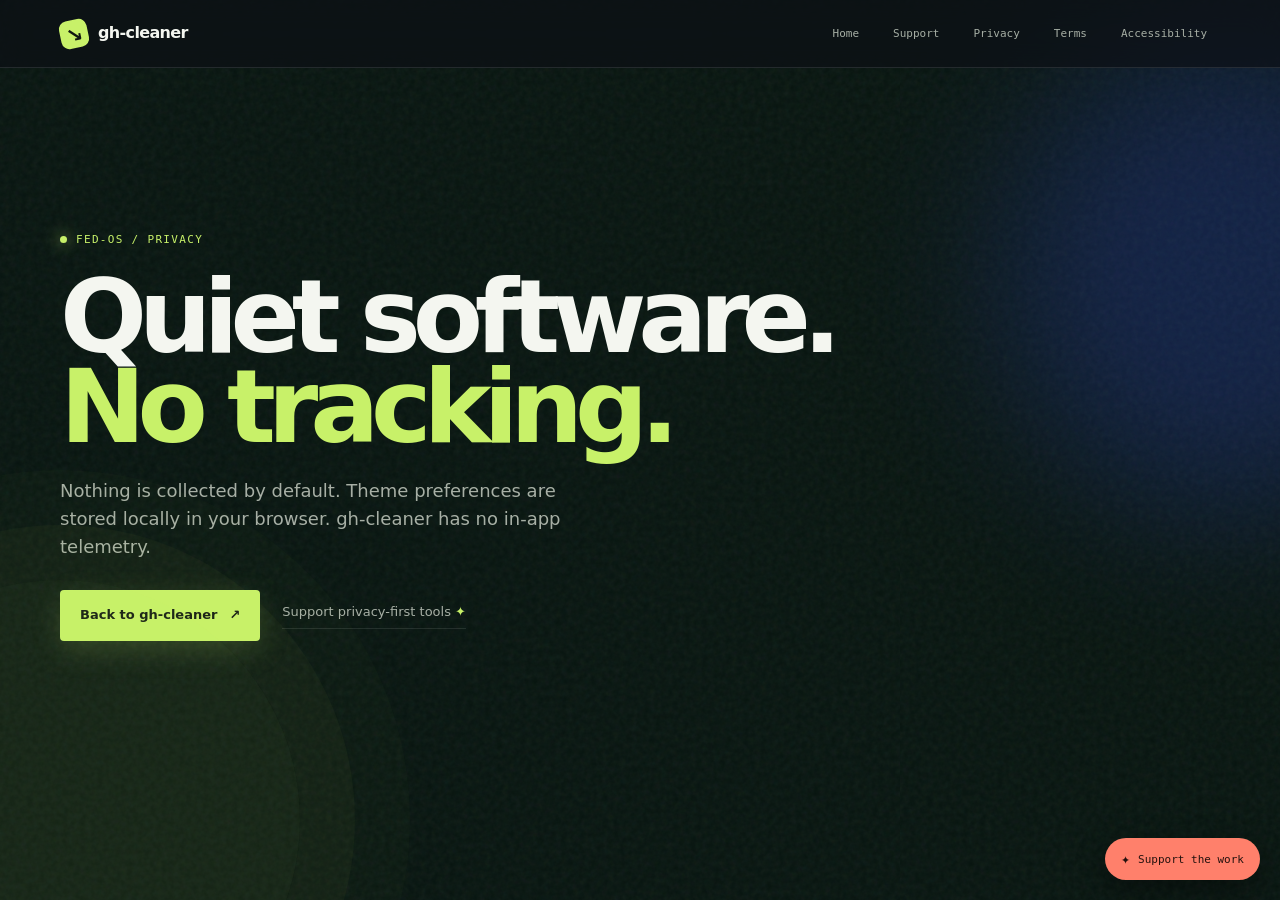
<file: privacy.html>
<!doctype html>
<html lang="en" data-theme="dark"><head><meta charset="utf-8"><meta name="viewport" content="width=device-width, initial-scale=1"><meta name="theme-color" content="#0d1016"><title>Privacy · gh-cleaner</title><style id="embedded-design-system">
:root{--ink:#f4f6f0;--muted:#a7afa5;--deep:#0d1016;--panel:#151a20;--panel-2:#1b2229;--line:#ffffff1a;--lime:#c8f169;--blue:#79a9ff;--coral:#ff806b;--yellow:#f8d77a;--mono:'DM Mono',monospace;--sans:'Space Grotesk',system-ui,sans-serif;--ease:cubic-bezier(.2,.8,.2,1)}
[data-theme=light]{--ink:#101714;--muted:#58655d;--deep:#f2f4ed;--panel:#ffffffcc;--panel-2:#e7ece3;--line:#1017141f}
*{box-sizing:border-box}html{scroll-behavior:smooth}body{margin:0;background:var(--deep);color:var(--ink);font:16px/1.55 var(--sans);overflow-x:hidden}body:before{content:'';position:fixed;inset:0;pointer-events:none;opacity:.12;z-index:-1;background-image:url("data:image/svg+xml,%3Csvg viewBox='0 0 180 180' xmlns='http://www.w3.org/2000/svg'%3E%3Cfilter id='n'%3E%3CfeTurbulence type='fractalNoise' baseFrequency='.85' numOctaves='3' stitchTiles='stitch'/%3E%3C/filter%3E%3Crect width='100%25' height='100%25' filter='url(%23n)' opacity='.5'/%3E%3C/svg%3E")}a{color:inherit}.container{width:min(1160px,calc(100% - 56px));margin:auto}.scroll-progress{position:fixed;inset:0 0 auto;height:4px;background:var(--lime);transform:scaleX(0);transform-origin:left;z-index:20}.ambient{position:fixed;z-index:-1;border-radius:50%;filter:blur(80px);opacity:.24;pointer-events:none}.ambient-one{width:480px;height:480px;background:#354ee8;top:4%;right:-200px;animation:float 15s ease-in-out infinite}.ambient-two{width:360px;height:360px;background:#e43c91;bottom:8%;left:-180px;animation:float 19s ease-in-out infinite reverse}.site-header{padding:22px 0;border-bottom:1px solid var(--line);position:relative;z-index:3}.nav-shell{display:flex;align-items:center;justify-content:space-between;gap:28px}.brand{align-items:center;display:inline-flex;gap:10px;font-weight:700;letter-spacing:-.04em;text-decoration:none}.brand-mark{display:grid;place-items:center;width:28px;height:28px;border-radius:8px;background:var(--lime);color:#101711;font-size:20px;font-weight:700;transform:rotate(-12deg);transition:transform .3s var(--ease)}.brand:hover .brand-mark{transform:rotate(12deg) scale(1.1)}nav{display:flex;gap:26px;margin-left:auto}nav a,.footer-links a{font-size:13px;color:var(--muted);text-decoration:none;transition:color .2s}nav a:hover,.footer-links a:hover{color:var(--ink)}.nav-actions{display:flex;align-items:center;gap:14px}.nav-github,.button{display:inline-flex;align-items:center;gap:12px;text-decoration:none;font-size:13px;font-weight:600}.nav-github{border-bottom:1px solid var(--lime);padding-bottom:3px}.nav-github span,.text-link span{color:var(--lime)}.theme-toggle{border:1px solid var(--line);background:transparent;color:var(--ink);width:34px;height:34px;border-radius:50%;cursor:pointer;font-size:16px}.hero{min-height:650px;display:grid;grid-template-columns:1fr .92fr;gap:70px;align-items:center;padding-top:84px;padding-bottom:92px}.eyebrow,.kicker,.mini-label,.feature-index,.live-pill,.trust-row,.terminal-foot{font:500 11px/1.2 var(--mono);letter-spacing:.12em}.eyebrow{color:var(--lime);display:flex;align-items:center;gap:9px}.status-dot{width:7px;height:7px;background:var(--lime);border-radius:50%;box-shadow:0 0 15px var(--lime);animation:blink 1.5s infinite}.hero h1{font-size:clamp(62px,8vw,112px);line-height:.87;letter-spacing:-.085em;margin:25px 0 30px;font-weight:600}.hero h1 em{font-style:normal;color:var(--lime)}.hero-lede{color:var(--muted);font-size:18px;max-width:490px}.hero-lede strong{color:var(--ink)}.hero-actions{display:flex;align-items:center;gap:24px;margin-top:36px}.button{padding:15px 20px;border-radius:4px;transition:transform .25s var(--ease),box-shadow .25s}.button:hover{transform:translateY(-3px)}.button-primary{background:var(--lime);color:#131a14;box-shadow:0 9px 30px #c8f1692b}.button-primary:hover{box-shadow:0 12px 38px #c8f16955}.button-dark{background:#101419;color:var(--lime)}.text-link{font-size:13px;text-decoration:none;border-bottom:1px solid var(--line);padding-bottom:5px}.trust-row{display:flex;gap:18px;color:var(--muted);margin-top:34px}.trust-row span:first-child{color:var(--ink)}.hero-visual{height:510px;position:relative;display:grid;place-items:center}.visual-orbit{position:absolute;border:1px solid #79a9ff46;border-radius:50%;transform:rotate(-22deg)}.orbit-a{width:470px;height:260px;animation:spin 18s linear infinite}.orbit-b{width:360px;height:470px;animation:spin 24s linear infinite reverse;border-color:#c8f16945}.cleanup-card{width:min(360px,100%);background:linear-gradient(145deg,#1b242b,#101419);border:1px solid #ffffff20;border-radius:15px;padding:21px;box-shadow:0 25px 80px #0008;position:relative;z-index:1;animation:cardFloat 6s ease-in-out infinite}.card-top,.repo-name,.metric-list div,.preview-bar{display:flex;align-items:center;justify-content:space-between}.mini-label{color:var(--muted)}.live-pill{color:var(--lime);font-size:9px}.live-pill i{display:inline-block;width:6px;height:6px;border-radius:50%;background:var(--lime);margin-right:5px}.repo-name{justify-content:flex-start;gap:12px;margin:25px 0 14px}.repo-icon{display:grid;place-items:center;width:38px;height:38px;background:var(--blue);color:#101722;border-radius:10px;font-size:22px}.repo-name strong{display:block;font-size:14px}.repo-name small{color:var(--muted);font-size:11px}.scan-ring{height:176px;width:176px;margin:10px auto 20px;border-radius:50%;display:grid;place-items:center;background:conic-gradient(var(--lime) 0 68%,#33403a 68% 100%);position:relative}.scan-ring:after{content:'';position:absolute;inset:10px;background:#131a1e;border-radius:50%}.ring-core{position:relative;z-index:1;text-align:center}.ring-core strong{display:block;font-size:41px;letter-spacing:-.08em}.ring-core span{font:11px var(--mono);color:var(--muted)}.metric-list{border-top:1px solid var(--line);padding-top:11px}.metric-list div{font-size:12px;padding:6px 0;color:var(--muted)}.metric-list strong{color:var(--ink);font-weight:500}.metric-list b{color:var(--coral);font-weight:400;margin-left:5px}.metric-list i{font-style:normal;color:var(--lime);font-size:10px;margin-left:5px}.preview-bar{border-top:1px solid var(--line);margin-top:10px;padding-top:14px;font:10px var(--mono);color:var(--muted)}.preview-bar span{width:7px;height:7px;background:var(--lime);border-radius:50%;margin-right:5px}.preview-bar small{margin-right:auto}.preview-bar strong{color:var(--lime);font-weight:400}.float-tag{position:absolute;background:#121820e8;border:1px solid var(--line);border-radius:4px;padding:10px 13px;font:10px var(--mono);box-shadow:0 12px 30px #0005}.tag-top{top:85px;right:0;color:var(--blue);animation:float 5s ease-in-out infinite}.tag-top span{color:var(--yellow);margin-left:9px}.tag-bottom{bottom:90px;left:-5px;color:var(--muted);animation:float 6s ease-in-out infinite reverse}.tag-bottom strong{color:var(--ink);margin-left:8px}.signal-strip{border-top:1px solid var(--line);border-bottom:1px solid var(--line);overflow:hidden;background:var(--lime);color:#111812;transform:rotate(-1.4deg) scale(1.03);margin:0 -10px}.signal-track{display:flex;align-items:center;justify-content:space-around;gap:35px;white-space:nowrap;padding:13px 0;font:500 12px var(--mono);letter-spacing:.12em;animation:marquee 20s linear infinite}.signal-track b{font-size:16px}.section{padding-top:150px;padding-bottom:50px}.split-section{display:grid;grid-template-columns:.8fr 1.2fr;gap:100px}.kicker{color:var(--lime);margin:0 0 22px}.section h2{font-size:clamp(44px,5vw,70px);line-height:.95;letter-spacing:-.07em;margin:0 0 26px;font-weight:500}.section h2 span{color:var(--blue)}.section-intro>p:not(.kicker),.section-heading>p:not(.kicker){color:var(--muted);max-width:420px}.section-intro .text-link{display:inline-block;margin-top:18px}.steps{border-top:1px solid var(--line)}.step{display:grid;grid-template-columns:52px 1fr 28px;gap:20px;border-bottom:1px solid var(--line);padding:27px 0;transition:padding .3s var(--ease),background .3s}.step:hover{padding-left:15px;background:linear-gradient(90deg,#c8f16910,transparent)}.step-number{font:11px var(--mono);color:var(--lime);padding-top:4px}.step h3{font-size:20px;margin:0 0 7px}.step p{color:var(--muted);font-size:14px;margin:0;max-width:490px}.step-arrow{font-size:20px;color:var(--muted);transition:transform .3s,color .3s}.step:hover .step-arrow{transform:translate(4px,-4px);color:var(--lime)}.safeguards-section{background:linear-gradient(180deg,transparent,#151a201f 20%,#151a201f 80%,transparent)}.section-heading{display:flex;align-items:flex-end;justify-content:space-between;gap:40px;margin-bottom:48px}.section-heading>p:last-child{margin:0 0 6px}.feature-grid{display:grid;grid-template-columns:repeat(3,1fr);gap:16px}.feature{min-height:320px;padding:25px;position:relative;border-radius:5px;overflow:hidden;transition:transform .35s var(--ease)}.feature:hover{transform:translateY(-8px)}.feature:after{content:'';position:absolute;width:180px;height:180px;border-radius:50%;right:-60px;bottom:-80px;filter:blur(2px);opacity:.42}.feature-lime{background:var(--lime);color:#121a13}.feature-lime:after{background:#f4f7d5}.feature-blue{background:var(--blue);color:#111a28}.feature-blue:after{background:#e1f1ff}.feature-coral{background:var(--coral);color:#25130f}.feature-coral:after{background:#ffd3a9}.feature-icon{font-size:30px}.feature h3{font-size:30px;line-height:.98;letter-spacing:-.06em;margin:70px 0 18px}.feature p{font-size:13px;max-width:260px;margin:0}.feature code{font:11px var(--mono)}.feature-index{position:absolute;bottom:24px;left:25px;opacity:.6}.install-section{padding-bottom:140px}.install-panel{display:grid;grid-template-columns:.8fr 1.2fr;gap:55px;align-items:center;background:var(--yellow);color:#1a1b14;padding:60px 62px;border-radius:5px;overflow:hidden;position:relative}.install-panel:before{content:'↘';position:absolute;right:-35px;top:-90px;font-size:360px;line-height:1;color:#ffffff25;transform:rotate(-15deg)}.install-panel .kicker{color:#56601b}.install-panel h2{margin-bottom:20px}.install-panel h2 em{color:#273d9a;font-style:normal}.install-panel p:not(.kicker){max-width:330px;font-size:14px;margin-bottom:28px}.terminal{background:#101519;color:#eef1e7;border-radius:7px;box-shadow:0 18px 40px #4b3d1175;position:relative;z-index:1}.terminal-bar{height:36px;border-bottom:1px solid #ffffff16;display:flex;align-items:center;gap:5px;padding:0 14px}.terminal-bar>span{width:7px;height:7px;border-radius:50%;background:#ff806b}.terminal-bar>span:nth-child(2){background:#f8d77a}.terminal-bar>span:nth-child(3){background:#c8f169}.terminal-bar small{font:10px var(--mono);color:#7f8b83;margin-left:7px}.terminal pre{padding:22px;margin:0;overflow:auto;font:12px/1.8 var(--mono)}.terminal code{font:inherit}.terminal code i{color:#66766d;font-style:normal}.terminal-foot{display:flex;justify-content:space-between;border-top:1px solid #ffffff16;padding:12px 16px;color:#66766d;font-size:9px}.terminal-foot span:first-child{color:var(--lime)}.site-footer{border-top:1px solid var(--line);padding:25px 0 30px}.footer-inner{display:flex;align-items:center;gap:28px}.footer-inner p{color:var(--muted);font-size:12px;margin:0}.footer-links{display:flex;gap:18px;margin-left:auto}.is-visible{opacity:1!important;transform:none!important}[data-reveal]{opacity:0;transform:translateY(22px);transition:opacity .75s var(--ease),transform .75s var(--ease)}@keyframes blink{50%{opacity:.25}}@keyframes float{0%,100%{transform:translateY(0)}50%{transform:translateY(-15px)}}@keyframes cardFloat{0%,100%{transform:translateY(0) rotate(1deg)}50%{transform:translateY(-10px) rotate(-1deg)}}@keyframes spin{to{transform:rotate(338deg)}}@keyframes marquee{to{transform:translateX(-35%)}}@media(max-width:850px){.nav-shell{flex-wrap:wrap}.nav-shell nav{order:3;width:100%;justify-content:space-between}.hero{grid-template-columns:1fr;gap:30px;padding-top:65px}.hero-visual{height:450px}.split-section,.install-panel{grid-template-columns:1fr;gap:45px}.section-heading{display:block}.section-heading>p:last-child{margin-top:20px}.feature-grid{grid-template-columns:1fr}.feature{min-height:250px}.feature h3{margin-top:45px}.install-panel{padding:40px 28px}.footer-inner{flex-wrap:wrap}.footer-links{margin-left:0;width:100%}}@media(max-width:560px){.container{width:min(100% - 36px,1160px)}.site-header{padding:16px 0}.nav-actions .nav-github{display:none}.hero h1{font-size:62px}.hero-actions{align-items:flex-start;flex-direction:column;gap:18px}.trust-row{flex-wrap:wrap;line-height:1.5}.hero-visual{height:400px}.visual-orbit{transform:rotate(-22deg) scale(.75)}.float-tag{font-size:8px}.tag-top{right:-8px}.tag-bottom{left:-8px;bottom:50px}.section{padding-top:100px}.step{grid-template-columns:38px 1fr 20px;gap:10px}.step h3{font-size:18px}.install-section{padding-bottom:90px}.terminal pre{font-size:10px}.footer-inner{align-items:flex-start;flex-direction:column;gap:15px}}@media(prefers-reduced-motion:reduce){*,*::before,*::after{animation-duration:.001ms!important;animation-iteration-count:1!important;scroll-behavior:auto!important;transition-duration:.001ms!important}[data-reveal]{opacity:1;transform:none}}

.page-state{min-height:82vh;display:flex;flex-direction:column;justify-content:center;align-items:flex-start;padding:80px 0}.page-state h1{font-size:clamp(58px,8vw,110px);line-height:.88;letter-spacing:-.08em;margin:25px 0;color:var(--ink)}.page-state h1 em{font-style:normal;color:var(--lime)}.page-state p{max-width:540px;color:var(--muted);font-size:18px;margin:0 0 30px}

/* Support and secondary page themes */
.support-tab{position:fixed;right:20px;bottom:20px;z-index:15;display:inline-flex;align-items:center;gap:8px;padding:12px 16px;border-radius:999px;background:var(--coral);color:#24110e;text-decoration:none;font:500 11px var(--mono);box-shadow:0 10px 30px #0006;animation:supportBob 4s ease-in-out infinite}.support-tab span{font-size:15px}.support-tab:hover{transform:translateY(-4px)}.support-tab-active{background:var(--lime)}.support-section{padding-top:50px;padding-bottom:140px}.support-panel{display:grid;grid-template-columns:1fr .8fr;align-items:center;min-height:400px;padding:55px 62px;border-radius:5px;background:linear-gradient(120deg,#27204a,#182f51 55%,#183e47);overflow:hidden;position:relative}.support-panel:before{content:'';position:absolute;inset:auto -70px -170px auto;width:430px;height:430px;border-radius:50%;border:1px solid #c8f16966;box-shadow:0 0 0 34px #c8f16912,0 0 0 70px #c8f16909;animation:spin 22s linear infinite}.support-copy{position:relative;z-index:1}.support-copy h2{margin-bottom:20px}.support-copy h2 em{font-style:normal;color:var(--lime)}.support-copy>p:not(.kicker){color:#c5cfdb;max-width:420px;margin-bottom:28px}.support-orbit{height:250px;width:250px;border:1px solid #ffffff2c;border-radius:50%;display:grid;place-items:center;position:relative;justify-self:center;animation:orbitPulse 5s ease-in-out infinite}.support-word{font:500 14px/1.3 var(--mono);letter-spacing:.14em;text-align:center;color:var(--yellow);transform:rotate(-10deg)}.support-star{position:absolute;top:6px;right:19px;font-size:34px;color:var(--lime);animation:spin 8s linear infinite}.support-star-two{top:auto;right:auto;bottom:8px;left:14px;color:var(--coral);font-size:24px}.support-hero{padding-top:90px;padding-bottom:70px;min-height:570px}.support-hero h1{font-size:clamp(67px,10vw,135px);line-height:.84;letter-spacing:-.09em;margin:26px 0 30px}.support-hero h1 em{color:#ff73bb;font-style:normal}.button-pink{background:#ff73bb;color:#241020;box-shadow:0 10px 35px #ff73bb40}.support-page-body{background:#141024}.support-page-body .site-header{border-color:#ffffff1c}.support-glow{position:fixed;border-radius:50%;filter:blur(90px);opacity:.3;z-index:-1;pointer-events:none}.glow-pink{width:500px;height:500px;top:-200px;right:-160px;background:#eb3d9d;animation:float 15s ease-in-out infinite}.glow-blue{width:400px;height:400px;bottom:-180px;left:-140px;background:#3d73ec;animation:float 18s ease-in-out infinite reverse}.support-grid{position:fixed;inset:0;z-index:-2;opacity:.14;background-image:linear-gradient(#b784db 1px,transparent 1px),linear-gradient(90deg,#b784db 1px,transparent 1px);background-size:70px 70px;mask-image:linear-gradient(to bottom,#000,transparent 75%)}.support-heading{margin-bottom:45px}.support-heading h2 span{color:#ff73bb}.support-options{display:grid;grid-template-columns:repeat(3,1fr);gap:16px}.support-option{min-height:480px;padding:26px;border-radius:6px;position:relative;overflow:hidden;transition:transform .35s var(--ease),box-shadow .35s}.support-option:hover{transform:translateY(-10px) rotate(-.5deg);box-shadow:0 25px 50px #0006}.support-option:after{content:'';position:absolute;width:220px;height:220px;border:1px solid #ffffff55;border-radius:50%;right:-100px;bottom:-100px;box-shadow:0 0 0 25px #ffffff13,0 0 0 50px #ffffff0a}.option-purple{background:#874fe8;color:#faf8ff}.option-yellow{background:var(--yellow);color:#211d0e}.option-blue{background:#4f91ef;color:#0f1929}.option-symbol{font-size:27px}.option-label{font:500 10px var(--mono);letter-spacing:.12em;margin:30px 0 16px;opacity:.7}.support-option h3{font-size:38px;line-height:.9;letter-spacing:-.07em;margin:0 0 20px}.support-option>p:not(.option-label){font-size:13px;max-width:270px}.option-link{position:absolute;bottom:26px;left:26px;font:500 12px var(--mono);text-decoration:none;border-bottom:1px solid currentColor;padding-bottom:4px}.payment-stack{display:flex;flex-direction:column;align-items:flex-start;gap:10px;margin-top:22px;position:relative;z-index:1}.payment-stack img{max-width:190px;height:auto}.payment-stack stripe-buy-button{max-width:100%}.image-link{display:inline-flex}.community-actions{display:flex;flex-direction:column;align-items:flex-start;gap:12px;margin-top:28px;position:relative;z-index:1}.sponsor-chip{display:inline-flex;padding:12px 14px;border:1px solid #ffffff69;border-radius:999px;text-decoration:none;font:500 11px var(--mono);background:#ffffff18}.subscribe-section{padding-top:110px;padding-bottom:140px}.subscribe-card{max-width:650px;margin:auto;background:#f6f1e8;color:#171915;padding:38px;border-radius:8px;box-shadow:0 24px 70px #0006;position:relative;overflow:hidden}.subscribe-card:after{content:'✦';position:absolute;right:24px;top:-32px;font-size:180px;color:#ff671922;line-height:1}.subscribe-card .pub-header{display:flex;align-items:center;gap:10px;margin-bottom:32px;position:relative;z-index:1}.pub-logo{width:38px;height:38px;border-radius:6px;background:#ff6719;color:#fff;display:grid;place-items:center;font-weight:700}.pub-name{font-weight:700}.pub-url,.fine{font-size:12px;color:#7a7a72}.subscribe-card .kicker{color:#ff6719}.subscribe-card h2{font-size:44px;line-height:.92;letter-spacing:-.07em;margin:0 0 15px;position:relative;z-index:1}.subscribe-card h2 em{font-style:normal;color:#ff6719}.subscribe-card .tagline{color:#686960;max-width:430px}.subscribe-row{display:flex;gap:9px;margin-top:24px;position:relative;z-index:1}.subscribe-row input{flex:1;min-width:0;padding:14px;border:1px solid #c9c6bd;border-radius:4px;background:#fff;font:14px var(--sans)}.subscribe-row button{padding:14px 20px;background:#ff6719;border:0;border-radius:4px;color:white;font:600 13px var(--sans);cursor:pointer}.subscribe-row button:disabled{opacity:.6}.msg{font-size:13px;margin:8px 0 0}.msg.error{color:#c0392b}.msg.success{color:#1a8917;font-weight:500}.fine{margin-top:16px}.fine a{color:inherit}.page-actions{display:flex;align-items:center;gap:22px}.page-404{background:#100c16}.page-404 .page-state h1 em{color:var(--coral)}.page-404 .button-primary{background:var(--coral)}.page-accessibility{background:#071323}.page-accessibility .page-state h1 em{color:var(--blue)}.page-accessibility .button-primary{background:var(--blue)}.accessibility-rings{position:fixed;width:650px;height:650px;border:1px solid #79a9ff30;border-radius:50%;right:-250px;top:12%;box-shadow:0 0 0 50px #79a9ff08,0 0 0 130px #79a9ff05;animation:spin 25s linear infinite;pointer-events:none}.page-privacy{background:#081510}.page-privacy .page-state h1 em{color:var(--lime)}.page-privacy .button-primary{background:var(--lime)}.privacy-pulse{position:fixed;width:480px;height:480px;border-radius:50%;background:#c8f16912;left:-180px;bottom:-160px;box-shadow:0 0 0 55px #c8f16908,0 0 0 110px #c8f16905;animation:orbitPulse 6s ease-in-out infinite;pointer-events:none}.page-terms{background:#17130a}.page-terms .page-state h1 em{color:var(--yellow)}.page-terms .button-primary{background:var(--yellow)}.terms-sparkles{position:fixed;right:8%;top:22%;color:var(--yellow);font-size:28px;letter-spacing:20px;animation:sparkle 4s ease-in-out infinite;pointer-events:none}.page-state .text-link{color:var(--muted)}.page-state .text-link span{color:var(--lime)}@keyframes supportBob{0%,100%{transform:translateY(0) rotate(0)}50%{transform:translateY(-5px) rotate(-1deg)}}@keyframes orbitPulse{0%,100%{transform:scale(1);opacity:.8}50%{transform:scale(1.08);opacity:1}}@keyframes sparkle{0%,100%{opacity:.4;transform:translateY(0) rotate(0)}50%{opacity:1;transform:translateY(-14px) rotate(10deg)}}
@media(max-width:850px){.support-panel{grid-template-columns:1fr;gap:30px;padding:42px 30px}.support-orbit{justify-self:start;width:200px;height:200px}.support-options{grid-template-columns:1fr}.support-option{min-height:380px}.support-hero{padding-top:65px}.page-actions{align-items:flex-start;flex-direction:column;gap:17px}}@media(max-width:560px){.support-tab{right:12px;bottom:12px;font-size:9px;padding:10px 12px}.support-hero h1{font-size:68px}.subscribe-card{padding:26px 20px}.subscribe-row{flex-direction:column}.subscribe-row button{width:100%}.terms-sparkles{right:3%;font-size:16px;letter-spacing:5px}}


.page-tab-header{position:relative;z-index:4;border-bottom:1px solid var(--line);padding:18px 0;background:#0d1016aa;backdrop-filter:blur(14px)}.page-tab-shell{display:flex;align-items:center;justify-content:space-between;gap:24px}.page-tabs{display:flex;align-items:center;gap:8px;margin-left:auto}.page-tabs a{padding:8px 12px;border:1px solid transparent;border-radius:999px;color:var(--muted);font:500 11px var(--mono);text-decoration:none;transition:color .2s,background .2s,border-color .2s,transform .2s}.page-tabs a:hover,.page-tabs a:focus-visible{color:var(--ink);background:#ffffff12;border-color:var(--line);transform:translateY(-2px)}.page-404 @media(max-width:850px){.page-tab-shell{align-items:flex-start;flex-direction:column;gap:12px}.page-tabs{flex-wrap:wrap;margin-left:0}.page-tabs a{padding:7px 10px}}
</style><script id="embedded-motion">
document.addEventListener('DOMContentLoaded', () => {
  const root = document.documentElement;
  const reduced = matchMedia('(prefers-reduced-motion: reduce)').matches;
  const progress = document.querySelector('.scroll-progress');
  const updateProgress = () => {
    if (!progress) return;
    const max = Math.max(1, document.documentElement.scrollHeight - innerHeight);
    progress.style.transform = `scaleX(${Math.min(1, scrollY / max)})`;
  };
  addEventListener('scroll', updateProgress, { passive: true });
  updateProgress();

  const saved = localStorage.getItem('gh-cleaner-theme');
  if (saved) root.dataset.theme = saved;
  document.querySelector('[data-theme-toggle]')?.addEventListener('click', () => {
    const next = root.dataset.theme === 'light' ? 'dark' : 'light';
    root.dataset.theme = next;
    localStorage.setItem('gh-cleaner-theme', next);
  });

  if (!reduced && 'IntersectionObserver' in window) {
    const observer = new IntersectionObserver((entries) => {
      entries.forEach((entry) => {
        if (entry.isIntersecting) {
          entry.target.classList.add('is-visible');
          observer.unobserve(entry.target);
        }
      });
    }, { threshold: 0.12 });
    document.querySelectorAll('[data-reveal]').forEach((element) => observer.observe(element));
  } else {
    document.querySelectorAll('[data-reveal]').forEach((element) => element.classList.add('is-visible'));
  }

  document.querySelectorAll('a[href^="#"]').forEach((link) => link.addEventListener('click', (event) => {
    const target = document.querySelector(link.getAttribute('href'));
    if (!target) return;
    event.preventDefault();
    target.scrollIntoView({ behavior: reduced ? 'auto' : 'smooth' });
  }));
});

</script></head><body class="page-privacy"><header class="page-tab-header"><div class="container page-tab-shell"><a class="brand" href="index.html"><span class="brand-mark">↘</span><span>gh-cleaner</span></a><nav class="page-tabs" aria-label="Page navigation"><a href="index.html">Home</a><a href="support.html">Support</a><a href="privacy.html">Privacy</a><a href="terms.html">Terms</a><a href="accessibility.html">Accessibility</a></nav></div></header><div class="ambient ambient-one"></div><div class="privacy-pulse"></div><main class="container page-state"><div class="eyebrow"><span class="status-dot"></span> FED-OS / PRIVACY</div><h1>Quiet software.<br><em>No tracking.</em></h1><p>Nothing is collected by default. Theme preferences are stored locally in your browser. gh-cleaner has no in-app telemetry.</p><div class="page-actions"><a class="button button-primary" href="index.html">Back to gh-cleaner <span>↗</span></a><a class="text-link" href="support.html">Support privacy-first tools <span>✦</span></a></div></main><a class="support-tab" href="support.html"><span>✦</span> Support the work</a></body></html>
</file>
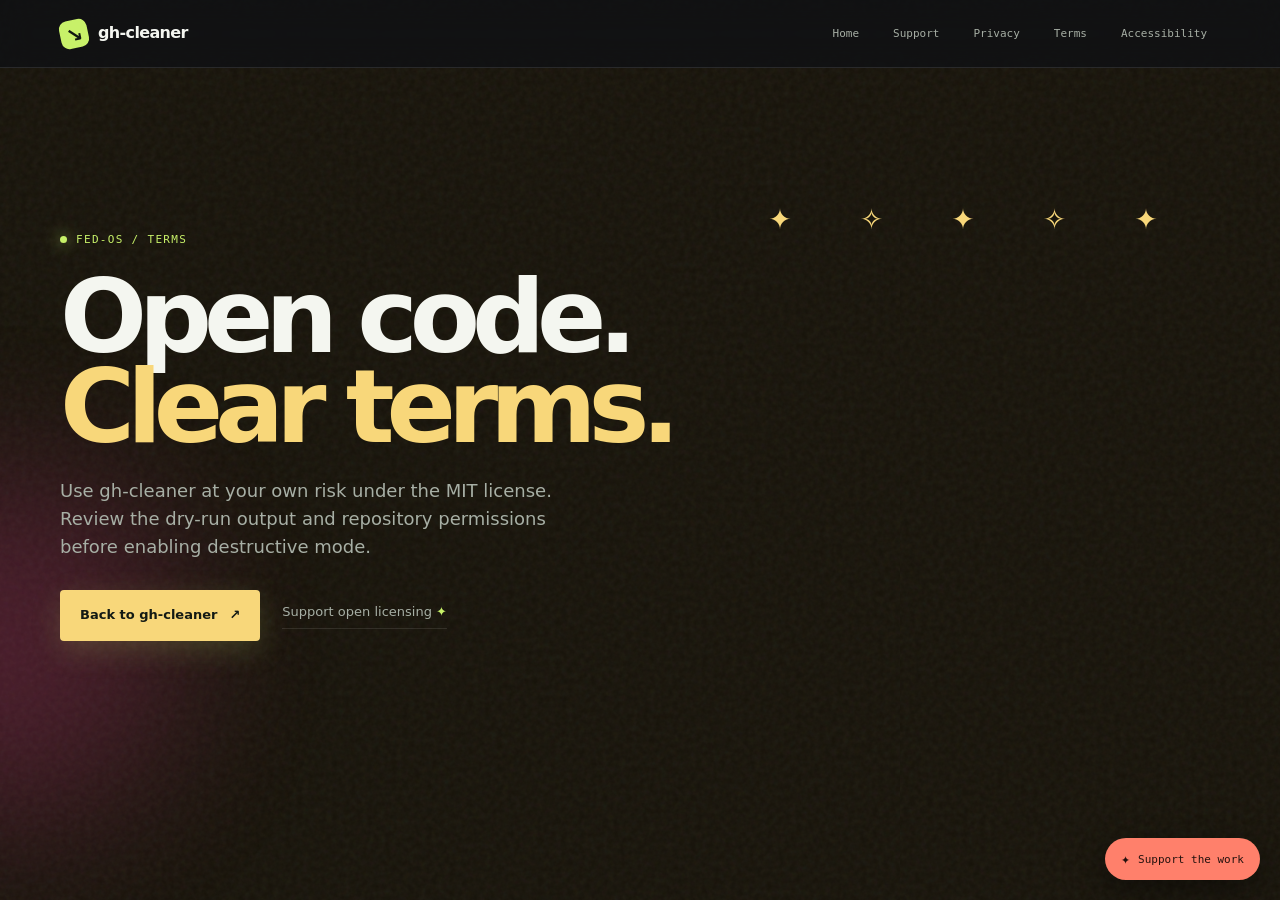
<file: terms.html>
<!doctype html>
<html lang="en" data-theme="dark"><head><meta charset="utf-8"><meta name="viewport" content="width=device-width, initial-scale=1"><meta name="theme-color" content="#0d1016"><title>Terms · gh-cleaner</title><style id="embedded-design-system">
:root{--ink:#f4f6f0;--muted:#a7afa5;--deep:#0d1016;--panel:#151a20;--panel-2:#1b2229;--line:#ffffff1a;--lime:#c8f169;--blue:#79a9ff;--coral:#ff806b;--yellow:#f8d77a;--mono:'DM Mono',monospace;--sans:'Space Grotesk',system-ui,sans-serif;--ease:cubic-bezier(.2,.8,.2,1)}
[data-theme=light]{--ink:#101714;--muted:#58655d;--deep:#f2f4ed;--panel:#ffffffcc;--panel-2:#e7ece3;--line:#1017141f}
*{box-sizing:border-box}html{scroll-behavior:smooth}body{margin:0;background:var(--deep);color:var(--ink);font:16px/1.55 var(--sans);overflow-x:hidden}body:before{content:'';position:fixed;inset:0;pointer-events:none;opacity:.12;z-index:-1;background-image:url("data:image/svg+xml,%3Csvg viewBox='0 0 180 180' xmlns='http://www.w3.org/2000/svg'%3E%3Cfilter id='n'%3E%3CfeTurbulence type='fractalNoise' baseFrequency='.85' numOctaves='3' stitchTiles='stitch'/%3E%3C/filter%3E%3Crect width='100%25' height='100%25' filter='url(%23n)' opacity='.5'/%3E%3C/svg%3E")}a{color:inherit}.container{width:min(1160px,calc(100% - 56px));margin:auto}.scroll-progress{position:fixed;inset:0 0 auto;height:4px;background:var(--lime);transform:scaleX(0);transform-origin:left;z-index:20}.ambient{position:fixed;z-index:-1;border-radius:50%;filter:blur(80px);opacity:.24;pointer-events:none}.ambient-one{width:480px;height:480px;background:#354ee8;top:4%;right:-200px;animation:float 15s ease-in-out infinite}.ambient-two{width:360px;height:360px;background:#e43c91;bottom:8%;left:-180px;animation:float 19s ease-in-out infinite reverse}.site-header{padding:22px 0;border-bottom:1px solid var(--line);position:relative;z-index:3}.nav-shell{display:flex;align-items:center;justify-content:space-between;gap:28px}.brand{align-items:center;display:inline-flex;gap:10px;font-weight:700;letter-spacing:-.04em;text-decoration:none}.brand-mark{display:grid;place-items:center;width:28px;height:28px;border-radius:8px;background:var(--lime);color:#101711;font-size:20px;font-weight:700;transform:rotate(-12deg);transition:transform .3s var(--ease)}.brand:hover .brand-mark{transform:rotate(12deg) scale(1.1)}nav{display:flex;gap:26px;margin-left:auto}nav a,.footer-links a{font-size:13px;color:var(--muted);text-decoration:none;transition:color .2s}nav a:hover,.footer-links a:hover{color:var(--ink)}.nav-actions{display:flex;align-items:center;gap:14px}.nav-github,.button{display:inline-flex;align-items:center;gap:12px;text-decoration:none;font-size:13px;font-weight:600}.nav-github{border-bottom:1px solid var(--lime);padding-bottom:3px}.nav-github span,.text-link span{color:var(--lime)}.theme-toggle{border:1px solid var(--line);background:transparent;color:var(--ink);width:34px;height:34px;border-radius:50%;cursor:pointer;font-size:16px}.hero{min-height:650px;display:grid;grid-template-columns:1fr .92fr;gap:70px;align-items:center;padding-top:84px;padding-bottom:92px}.eyebrow,.kicker,.mini-label,.feature-index,.live-pill,.trust-row,.terminal-foot{font:500 11px/1.2 var(--mono);letter-spacing:.12em}.eyebrow{color:var(--lime);display:flex;align-items:center;gap:9px}.status-dot{width:7px;height:7px;background:var(--lime);border-radius:50%;box-shadow:0 0 15px var(--lime);animation:blink 1.5s infinite}.hero h1{font-size:clamp(62px,8vw,112px);line-height:.87;letter-spacing:-.085em;margin:25px 0 30px;font-weight:600}.hero h1 em{font-style:normal;color:var(--lime)}.hero-lede{color:var(--muted);font-size:18px;max-width:490px}.hero-lede strong{color:var(--ink)}.hero-actions{display:flex;align-items:center;gap:24px;margin-top:36px}.button{padding:15px 20px;border-radius:4px;transition:transform .25s var(--ease),box-shadow .25s}.button:hover{transform:translateY(-3px)}.button-primary{background:var(--lime);color:#131a14;box-shadow:0 9px 30px #c8f1692b}.button-primary:hover{box-shadow:0 12px 38px #c8f16955}.button-dark{background:#101419;color:var(--lime)}.text-link{font-size:13px;text-decoration:none;border-bottom:1px solid var(--line);padding-bottom:5px}.trust-row{display:flex;gap:18px;color:var(--muted);margin-top:34px}.trust-row span:first-child{color:var(--ink)}.hero-visual{height:510px;position:relative;display:grid;place-items:center}.visual-orbit{position:absolute;border:1px solid #79a9ff46;border-radius:50%;transform:rotate(-22deg)}.orbit-a{width:470px;height:260px;animation:spin 18s linear infinite}.orbit-b{width:360px;height:470px;animation:spin 24s linear infinite reverse;border-color:#c8f16945}.cleanup-card{width:min(360px,100%);background:linear-gradient(145deg,#1b242b,#101419);border:1px solid #ffffff20;border-radius:15px;padding:21px;box-shadow:0 25px 80px #0008;position:relative;z-index:1;animation:cardFloat 6s ease-in-out infinite}.card-top,.repo-name,.metric-list div,.preview-bar{display:flex;align-items:center;justify-content:space-between}.mini-label{color:var(--muted)}.live-pill{color:var(--lime);font-size:9px}.live-pill i{display:inline-block;width:6px;height:6px;border-radius:50%;background:var(--lime);margin-right:5px}.repo-name{justify-content:flex-start;gap:12px;margin:25px 0 14px}.repo-icon{display:grid;place-items:center;width:38px;height:38px;background:var(--blue);color:#101722;border-radius:10px;font-size:22px}.repo-name strong{display:block;font-size:14px}.repo-name small{color:var(--muted);font-size:11px}.scan-ring{height:176px;width:176px;margin:10px auto 20px;border-radius:50%;display:grid;place-items:center;background:conic-gradient(var(--lime) 0 68%,#33403a 68% 100%);position:relative}.scan-ring:after{content:'';position:absolute;inset:10px;background:#131a1e;border-radius:50%}.ring-core{position:relative;z-index:1;text-align:center}.ring-core strong{display:block;font-size:41px;letter-spacing:-.08em}.ring-core span{font:11px var(--mono);color:var(--muted)}.metric-list{border-top:1px solid var(--line);padding-top:11px}.metric-list div{font-size:12px;padding:6px 0;color:var(--muted)}.metric-list strong{color:var(--ink);font-weight:500}.metric-list b{color:var(--coral);font-weight:400;margin-left:5px}.metric-list i{font-style:normal;color:var(--lime);font-size:10px;margin-left:5px}.preview-bar{border-top:1px solid var(--line);margin-top:10px;padding-top:14px;font:10px var(--mono);color:var(--muted)}.preview-bar span{width:7px;height:7px;background:var(--lime);border-radius:50%;margin-right:5px}.preview-bar small{margin-right:auto}.preview-bar strong{color:var(--lime);font-weight:400}.float-tag{position:absolute;background:#121820e8;border:1px solid var(--line);border-radius:4px;padding:10px 13px;font:10px var(--mono);box-shadow:0 12px 30px #0005}.tag-top{top:85px;right:0;color:var(--blue);animation:float 5s ease-in-out infinite}.tag-top span{color:var(--yellow);margin-left:9px}.tag-bottom{bottom:90px;left:-5px;color:var(--muted);animation:float 6s ease-in-out infinite reverse}.tag-bottom strong{color:var(--ink);margin-left:8px}.signal-strip{border-top:1px solid var(--line);border-bottom:1px solid var(--line);overflow:hidden;background:var(--lime);color:#111812;transform:rotate(-1.4deg) scale(1.03);margin:0 -10px}.signal-track{display:flex;align-items:center;justify-content:space-around;gap:35px;white-space:nowrap;padding:13px 0;font:500 12px var(--mono);letter-spacing:.12em;animation:marquee 20s linear infinite}.signal-track b{font-size:16px}.section{padding-top:150px;padding-bottom:50px}.split-section{display:grid;grid-template-columns:.8fr 1.2fr;gap:100px}.kicker{color:var(--lime);margin:0 0 22px}.section h2{font-size:clamp(44px,5vw,70px);line-height:.95;letter-spacing:-.07em;margin:0 0 26px;font-weight:500}.section h2 span{color:var(--blue)}.section-intro>p:not(.kicker),.section-heading>p:not(.kicker){color:var(--muted);max-width:420px}.section-intro .text-link{display:inline-block;margin-top:18px}.steps{border-top:1px solid var(--line)}.step{display:grid;grid-template-columns:52px 1fr 28px;gap:20px;border-bottom:1px solid var(--line);padding:27px 0;transition:padding .3s var(--ease),background .3s}.step:hover{padding-left:15px;background:linear-gradient(90deg,#c8f16910,transparent)}.step-number{font:11px var(--mono);color:var(--lime);padding-top:4px}.step h3{font-size:20px;margin:0 0 7px}.step p{color:var(--muted);font-size:14px;margin:0;max-width:490px}.step-arrow{font-size:20px;color:var(--muted);transition:transform .3s,color .3s}.step:hover .step-arrow{transform:translate(4px,-4px);color:var(--lime)}.safeguards-section{background:linear-gradient(180deg,transparent,#151a201f 20%,#151a201f 80%,transparent)}.section-heading{display:flex;align-items:flex-end;justify-content:space-between;gap:40px;margin-bottom:48px}.section-heading>p:last-child{margin:0 0 6px}.feature-grid{display:grid;grid-template-columns:repeat(3,1fr);gap:16px}.feature{min-height:320px;padding:25px;position:relative;border-radius:5px;overflow:hidden;transition:transform .35s var(--ease)}.feature:hover{transform:translateY(-8px)}.feature:after{content:'';position:absolute;width:180px;height:180px;border-radius:50%;right:-60px;bottom:-80px;filter:blur(2px);opacity:.42}.feature-lime{background:var(--lime);color:#121a13}.feature-lime:after{background:#f4f7d5}.feature-blue{background:var(--blue);color:#111a28}.feature-blue:after{background:#e1f1ff}.feature-coral{background:var(--coral);color:#25130f}.feature-coral:after{background:#ffd3a9}.feature-icon{font-size:30px}.feature h3{font-size:30px;line-height:.98;letter-spacing:-.06em;margin:70px 0 18px}.feature p{font-size:13px;max-width:260px;margin:0}.feature code{font:11px var(--mono)}.feature-index{position:absolute;bottom:24px;left:25px;opacity:.6}.install-section{padding-bottom:140px}.install-panel{display:grid;grid-template-columns:.8fr 1.2fr;gap:55px;align-items:center;background:var(--yellow);color:#1a1b14;padding:60px 62px;border-radius:5px;overflow:hidden;position:relative}.install-panel:before{content:'↘';position:absolute;right:-35px;top:-90px;font-size:360px;line-height:1;color:#ffffff25;transform:rotate(-15deg)}.install-panel .kicker{color:#56601b}.install-panel h2{margin-bottom:20px}.install-panel h2 em{color:#273d9a;font-style:normal}.install-panel p:not(.kicker){max-width:330px;font-size:14px;margin-bottom:28px}.terminal{background:#101519;color:#eef1e7;border-radius:7px;box-shadow:0 18px 40px #4b3d1175;position:relative;z-index:1}.terminal-bar{height:36px;border-bottom:1px solid #ffffff16;display:flex;align-items:center;gap:5px;padding:0 14px}.terminal-bar>span{width:7px;height:7px;border-radius:50%;background:#ff806b}.terminal-bar>span:nth-child(2){background:#f8d77a}.terminal-bar>span:nth-child(3){background:#c8f169}.terminal-bar small{font:10px var(--mono);color:#7f8b83;margin-left:7px}.terminal pre{padding:22px;margin:0;overflow:auto;font:12px/1.8 var(--mono)}.terminal code{font:inherit}.terminal code i{color:#66766d;font-style:normal}.terminal-foot{display:flex;justify-content:space-between;border-top:1px solid #ffffff16;padding:12px 16px;color:#66766d;font-size:9px}.terminal-foot span:first-child{color:var(--lime)}.site-footer{border-top:1px solid var(--line);padding:25px 0 30px}.footer-inner{display:flex;align-items:center;gap:28px}.footer-inner p{color:var(--muted);font-size:12px;margin:0}.footer-links{display:flex;gap:18px;margin-left:auto}.is-visible{opacity:1!important;transform:none!important}[data-reveal]{opacity:0;transform:translateY(22px);transition:opacity .75s var(--ease),transform .75s var(--ease)}@keyframes blink{50%{opacity:.25}}@keyframes float{0%,100%{transform:translateY(0)}50%{transform:translateY(-15px)}}@keyframes cardFloat{0%,100%{transform:translateY(0) rotate(1deg)}50%{transform:translateY(-10px) rotate(-1deg)}}@keyframes spin{to{transform:rotate(338deg)}}@keyframes marquee{to{transform:translateX(-35%)}}@media(max-width:850px){.nav-shell{flex-wrap:wrap}.nav-shell nav{order:3;width:100%;justify-content:space-between}.hero{grid-template-columns:1fr;gap:30px;padding-top:65px}.hero-visual{height:450px}.split-section,.install-panel{grid-template-columns:1fr;gap:45px}.section-heading{display:block}.section-heading>p:last-child{margin-top:20px}.feature-grid{grid-template-columns:1fr}.feature{min-height:250px}.feature h3{margin-top:45px}.install-panel{padding:40px 28px}.footer-inner{flex-wrap:wrap}.footer-links{margin-left:0;width:100%}}@media(max-width:560px){.container{width:min(100% - 36px,1160px)}.site-header{padding:16px 0}.nav-actions .nav-github{display:none}.hero h1{font-size:62px}.hero-actions{align-items:flex-start;flex-direction:column;gap:18px}.trust-row{flex-wrap:wrap;line-height:1.5}.hero-visual{height:400px}.visual-orbit{transform:rotate(-22deg) scale(.75)}.float-tag{font-size:8px}.tag-top{right:-8px}.tag-bottom{left:-8px;bottom:50px}.section{padding-top:100px}.step{grid-template-columns:38px 1fr 20px;gap:10px}.step h3{font-size:18px}.install-section{padding-bottom:90px}.terminal pre{font-size:10px}.footer-inner{align-items:flex-start;flex-direction:column;gap:15px}}@media(prefers-reduced-motion:reduce){*,*::before,*::after{animation-duration:.001ms!important;animation-iteration-count:1!important;scroll-behavior:auto!important;transition-duration:.001ms!important}[data-reveal]{opacity:1;transform:none}}

.page-state{min-height:82vh;display:flex;flex-direction:column;justify-content:center;align-items:flex-start;padding:80px 0}.page-state h1{font-size:clamp(58px,8vw,110px);line-height:.88;letter-spacing:-.08em;margin:25px 0;color:var(--ink)}.page-state h1 em{font-style:normal;color:var(--lime)}.page-state p{max-width:540px;color:var(--muted);font-size:18px;margin:0 0 30px}

/* Support and secondary page themes */
.support-tab{position:fixed;right:20px;bottom:20px;z-index:15;display:inline-flex;align-items:center;gap:8px;padding:12px 16px;border-radius:999px;background:var(--coral);color:#24110e;text-decoration:none;font:500 11px var(--mono);box-shadow:0 10px 30px #0006;animation:supportBob 4s ease-in-out infinite}.support-tab span{font-size:15px}.support-tab:hover{transform:translateY(-4px)}.support-tab-active{background:var(--lime)}.support-section{padding-top:50px;padding-bottom:140px}.support-panel{display:grid;grid-template-columns:1fr .8fr;align-items:center;min-height:400px;padding:55px 62px;border-radius:5px;background:linear-gradient(120deg,#27204a,#182f51 55%,#183e47);overflow:hidden;position:relative}.support-panel:before{content:'';position:absolute;inset:auto -70px -170px auto;width:430px;height:430px;border-radius:50%;border:1px solid #c8f16966;box-shadow:0 0 0 34px #c8f16912,0 0 0 70px #c8f16909;animation:spin 22s linear infinite}.support-copy{position:relative;z-index:1}.support-copy h2{margin-bottom:20px}.support-copy h2 em{font-style:normal;color:var(--lime)}.support-copy>p:not(.kicker){color:#c5cfdb;max-width:420px;margin-bottom:28px}.support-orbit{height:250px;width:250px;border:1px solid #ffffff2c;border-radius:50%;display:grid;place-items:center;position:relative;justify-self:center;animation:orbitPulse 5s ease-in-out infinite}.support-word{font:500 14px/1.3 var(--mono);letter-spacing:.14em;text-align:center;color:var(--yellow);transform:rotate(-10deg)}.support-star{position:absolute;top:6px;right:19px;font-size:34px;color:var(--lime);animation:spin 8s linear infinite}.support-star-two{top:auto;right:auto;bottom:8px;left:14px;color:var(--coral);font-size:24px}.support-hero{padding-top:90px;padding-bottom:70px;min-height:570px}.support-hero h1{font-size:clamp(67px,10vw,135px);line-height:.84;letter-spacing:-.09em;margin:26px 0 30px}.support-hero h1 em{color:#ff73bb;font-style:normal}.button-pink{background:#ff73bb;color:#241020;box-shadow:0 10px 35px #ff73bb40}.support-page-body{background:#141024}.support-page-body .site-header{border-color:#ffffff1c}.support-glow{position:fixed;border-radius:50%;filter:blur(90px);opacity:.3;z-index:-1;pointer-events:none}.glow-pink{width:500px;height:500px;top:-200px;right:-160px;background:#eb3d9d;animation:float 15s ease-in-out infinite}.glow-blue{width:400px;height:400px;bottom:-180px;left:-140px;background:#3d73ec;animation:float 18s ease-in-out infinite reverse}.support-grid{position:fixed;inset:0;z-index:-2;opacity:.14;background-image:linear-gradient(#b784db 1px,transparent 1px),linear-gradient(90deg,#b784db 1px,transparent 1px);background-size:70px 70px;mask-image:linear-gradient(to bottom,#000,transparent 75%)}.support-heading{margin-bottom:45px}.support-heading h2 span{color:#ff73bb}.support-options{display:grid;grid-template-columns:repeat(3,1fr);gap:16px}.support-option{min-height:480px;padding:26px;border-radius:6px;position:relative;overflow:hidden;transition:transform .35s var(--ease),box-shadow .35s}.support-option:hover{transform:translateY(-10px) rotate(-.5deg);box-shadow:0 25px 50px #0006}.support-option:after{content:'';position:absolute;width:220px;height:220px;border:1px solid #ffffff55;border-radius:50%;right:-100px;bottom:-100px;box-shadow:0 0 0 25px #ffffff13,0 0 0 50px #ffffff0a}.option-purple{background:#874fe8;color:#faf8ff}.option-yellow{background:var(--yellow);color:#211d0e}.option-blue{background:#4f91ef;color:#0f1929}.option-symbol{font-size:27px}.option-label{font:500 10px var(--mono);letter-spacing:.12em;margin:30px 0 16px;opacity:.7}.support-option h3{font-size:38px;line-height:.9;letter-spacing:-.07em;margin:0 0 20px}.support-option>p:not(.option-label){font-size:13px;max-width:270px}.option-link{position:absolute;bottom:26px;left:26px;font:500 12px var(--mono);text-decoration:none;border-bottom:1px solid currentColor;padding-bottom:4px}.payment-stack{display:flex;flex-direction:column;align-items:flex-start;gap:10px;margin-top:22px;position:relative;z-index:1}.payment-stack img{max-width:190px;height:auto}.payment-stack stripe-buy-button{max-width:100%}.image-link{display:inline-flex}.community-actions{display:flex;flex-direction:column;align-items:flex-start;gap:12px;margin-top:28px;position:relative;z-index:1}.sponsor-chip{display:inline-flex;padding:12px 14px;border:1px solid #ffffff69;border-radius:999px;text-decoration:none;font:500 11px var(--mono);background:#ffffff18}.subscribe-section{padding-top:110px;padding-bottom:140px}.subscribe-card{max-width:650px;margin:auto;background:#f6f1e8;color:#171915;padding:38px;border-radius:8px;box-shadow:0 24px 70px #0006;position:relative;overflow:hidden}.subscribe-card:after{content:'✦';position:absolute;right:24px;top:-32px;font-size:180px;color:#ff671922;line-height:1}.subscribe-card .pub-header{display:flex;align-items:center;gap:10px;margin-bottom:32px;position:relative;z-index:1}.pub-logo{width:38px;height:38px;border-radius:6px;background:#ff6719;color:#fff;display:grid;place-items:center;font-weight:700}.pub-name{font-weight:700}.pub-url,.fine{font-size:12px;color:#7a7a72}.subscribe-card .kicker{color:#ff6719}.subscribe-card h2{font-size:44px;line-height:.92;letter-spacing:-.07em;margin:0 0 15px;position:relative;z-index:1}.subscribe-card h2 em{font-style:normal;color:#ff6719}.subscribe-card .tagline{color:#686960;max-width:430px}.subscribe-row{display:flex;gap:9px;margin-top:24px;position:relative;z-index:1}.subscribe-row input{flex:1;min-width:0;padding:14px;border:1px solid #c9c6bd;border-radius:4px;background:#fff;font:14px var(--sans)}.subscribe-row button{padding:14px 20px;background:#ff6719;border:0;border-radius:4px;color:white;font:600 13px var(--sans);cursor:pointer}.subscribe-row button:disabled{opacity:.6}.msg{font-size:13px;margin:8px 0 0}.msg.error{color:#c0392b}.msg.success{color:#1a8917;font-weight:500}.fine{margin-top:16px}.fine a{color:inherit}.page-actions{display:flex;align-items:center;gap:22px}.page-404{background:#100c16}.page-404 .page-state h1 em{color:var(--coral)}.page-404 .button-primary{background:var(--coral)}.page-accessibility{background:#071323}.page-accessibility .page-state h1 em{color:var(--blue)}.page-accessibility .button-primary{background:var(--blue)}.accessibility-rings{position:fixed;width:650px;height:650px;border:1px solid #79a9ff30;border-radius:50%;right:-250px;top:12%;box-shadow:0 0 0 50px #79a9ff08,0 0 0 130px #79a9ff05;animation:spin 25s linear infinite;pointer-events:none}.page-privacy{background:#081510}.page-privacy .page-state h1 em{color:var(--lime)}.page-privacy .button-primary{background:var(--lime)}.privacy-pulse{position:fixed;width:480px;height:480px;border-radius:50%;background:#c8f16912;left:-180px;bottom:-160px;box-shadow:0 0 0 55px #c8f16908,0 0 0 110px #c8f16905;animation:orbitPulse 6s ease-in-out infinite;pointer-events:none}.page-terms{background:#17130a}.page-terms .page-state h1 em{color:var(--yellow)}.page-terms .button-primary{background:var(--yellow)}.terms-sparkles{position:fixed;right:8%;top:22%;color:var(--yellow);font-size:28px;letter-spacing:20px;animation:sparkle 4s ease-in-out infinite;pointer-events:none}.page-state .text-link{color:var(--muted)}.page-state .text-link span{color:var(--lime)}@keyframes supportBob{0%,100%{transform:translateY(0) rotate(0)}50%{transform:translateY(-5px) rotate(-1deg)}}@keyframes orbitPulse{0%,100%{transform:scale(1);opacity:.8}50%{transform:scale(1.08);opacity:1}}@keyframes sparkle{0%,100%{opacity:.4;transform:translateY(0) rotate(0)}50%{opacity:1;transform:translateY(-14px) rotate(10deg)}}
@media(max-width:850px){.support-panel{grid-template-columns:1fr;gap:30px;padding:42px 30px}.support-orbit{justify-self:start;width:200px;height:200px}.support-options{grid-template-columns:1fr}.support-option{min-height:380px}.support-hero{padding-top:65px}.page-actions{align-items:flex-start;flex-direction:column;gap:17px}}@media(max-width:560px){.support-tab{right:12px;bottom:12px;font-size:9px;padding:10px 12px}.support-hero h1{font-size:68px}.subscribe-card{padding:26px 20px}.subscribe-row{flex-direction:column}.subscribe-row button{width:100%}.terms-sparkles{right:3%;font-size:16px;letter-spacing:5px}}


.page-tab-header{position:relative;z-index:4;border-bottom:1px solid var(--line);padding:18px 0;background:#0d1016aa;backdrop-filter:blur(14px)}.page-tab-shell{display:flex;align-items:center;justify-content:space-between;gap:24px}.page-tabs{display:flex;align-items:center;gap:8px;margin-left:auto}.page-tabs a{padding:8px 12px;border:1px solid transparent;border-radius:999px;color:var(--muted);font:500 11px var(--mono);text-decoration:none;transition:color .2s,background .2s,border-color .2s,transform .2s}.page-tabs a:hover,.page-tabs a:focus-visible{color:var(--ink);background:#ffffff12;border-color:var(--line);transform:translateY(-2px)}.page-404 @media(max-width:850px){.page-tab-shell{align-items:flex-start;flex-direction:column;gap:12px}.page-tabs{flex-wrap:wrap;margin-left:0}.page-tabs a{padding:7px 10px}}
</style><script id="embedded-motion">
document.addEventListener('DOMContentLoaded', () => {
  const root = document.documentElement;
  const reduced = matchMedia('(prefers-reduced-motion: reduce)').matches;
  const progress = document.querySelector('.scroll-progress');
  const updateProgress = () => {
    if (!progress) return;
    const max = Math.max(1, document.documentElement.scrollHeight - innerHeight);
    progress.style.transform = `scaleX(${Math.min(1, scrollY / max)})`;
  };
  addEventListener('scroll', updateProgress, { passive: true });
  updateProgress();

  const saved = localStorage.getItem('gh-cleaner-theme');
  if (saved) root.dataset.theme = saved;
  document.querySelector('[data-theme-toggle]')?.addEventListener('click', () => {
    const next = root.dataset.theme === 'light' ? 'dark' : 'light';
    root.dataset.theme = next;
    localStorage.setItem('gh-cleaner-theme', next);
  });

  if (!reduced && 'IntersectionObserver' in window) {
    const observer = new IntersectionObserver((entries) => {
      entries.forEach((entry) => {
        if (entry.isIntersecting) {
          entry.target.classList.add('is-visible');
          observer.unobserve(entry.target);
        }
      });
    }, { threshold: 0.12 });
    document.querySelectorAll('[data-reveal]').forEach((element) => observer.observe(element));
  } else {
    document.querySelectorAll('[data-reveal]').forEach((element) => element.classList.add('is-visible'));
  }

  document.querySelectorAll('a[href^="#"]').forEach((link) => link.addEventListener('click', (event) => {
    const target = document.querySelector(link.getAttribute('href'));
    if (!target) return;
    event.preventDefault();
    target.scrollIntoView({ behavior: reduced ? 'auto' : 'smooth' });
  }));
});

</script></head><body class="page-terms"><header class="page-tab-header"><div class="container page-tab-shell"><a class="brand" href="index.html"><span class="brand-mark">↘</span><span>gh-cleaner</span></a><nav class="page-tabs" aria-label="Page navigation"><a href="index.html">Home</a><a href="support.html">Support</a><a href="privacy.html">Privacy</a><a href="terms.html">Terms</a><a href="accessibility.html">Accessibility</a></nav></div></header><div class="ambient ambient-two"></div><div class="terms-sparkles">✦　✧　✦　✧　✦</div><main class="container page-state"><div class="eyebrow"><span class="status-dot"></span> FED-OS / TERMS</div><h1>Open code.<br><em>Clear terms.</em></h1><p>Use gh-cleaner at your own risk under the MIT license. Review the dry-run output and repository permissions before enabling destructive mode.</p><div class="page-actions"><a class="button button-primary" href="index.html">Back to gh-cleaner <span>↗</span></a><a class="text-link" href="support.html">Support open licensing <span>✦</span></a></div></main><a class="support-tab" href="support.html"><span>✦</span> Support the work</a></body></html>
</file>
